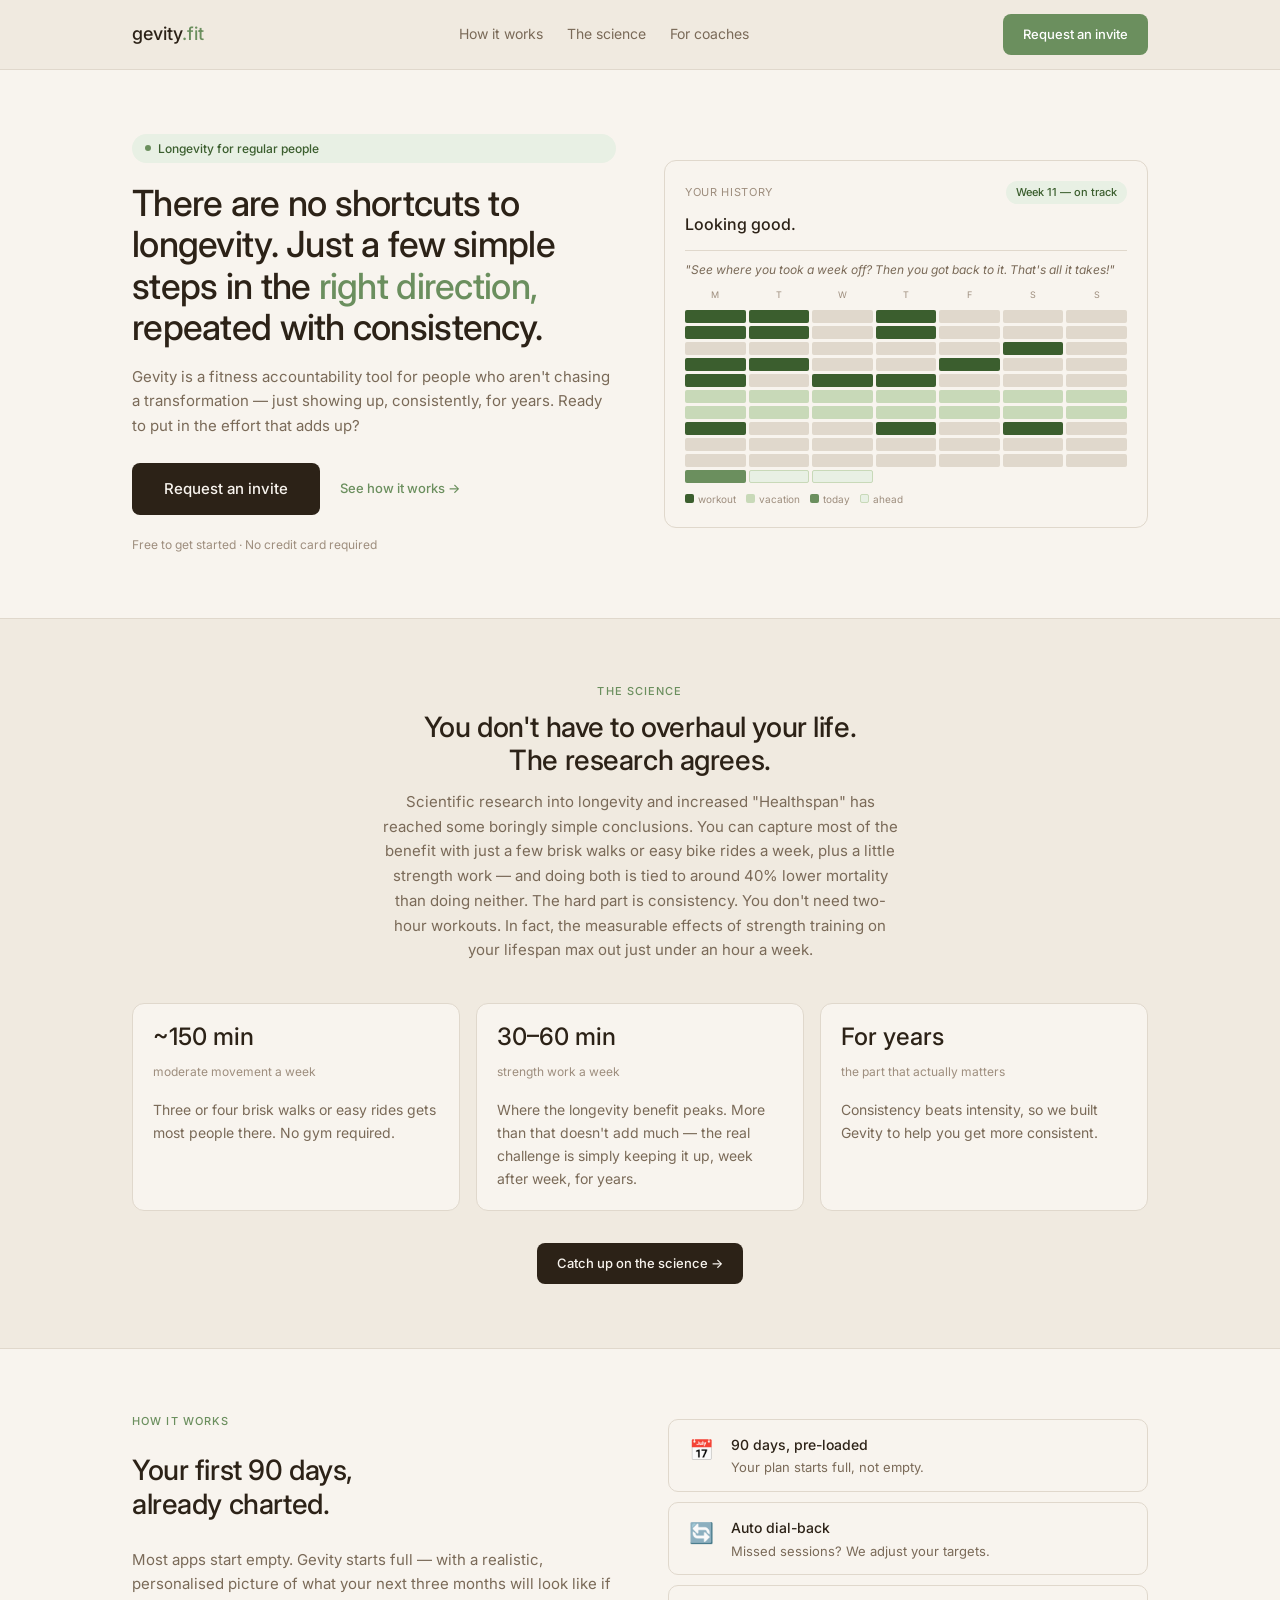
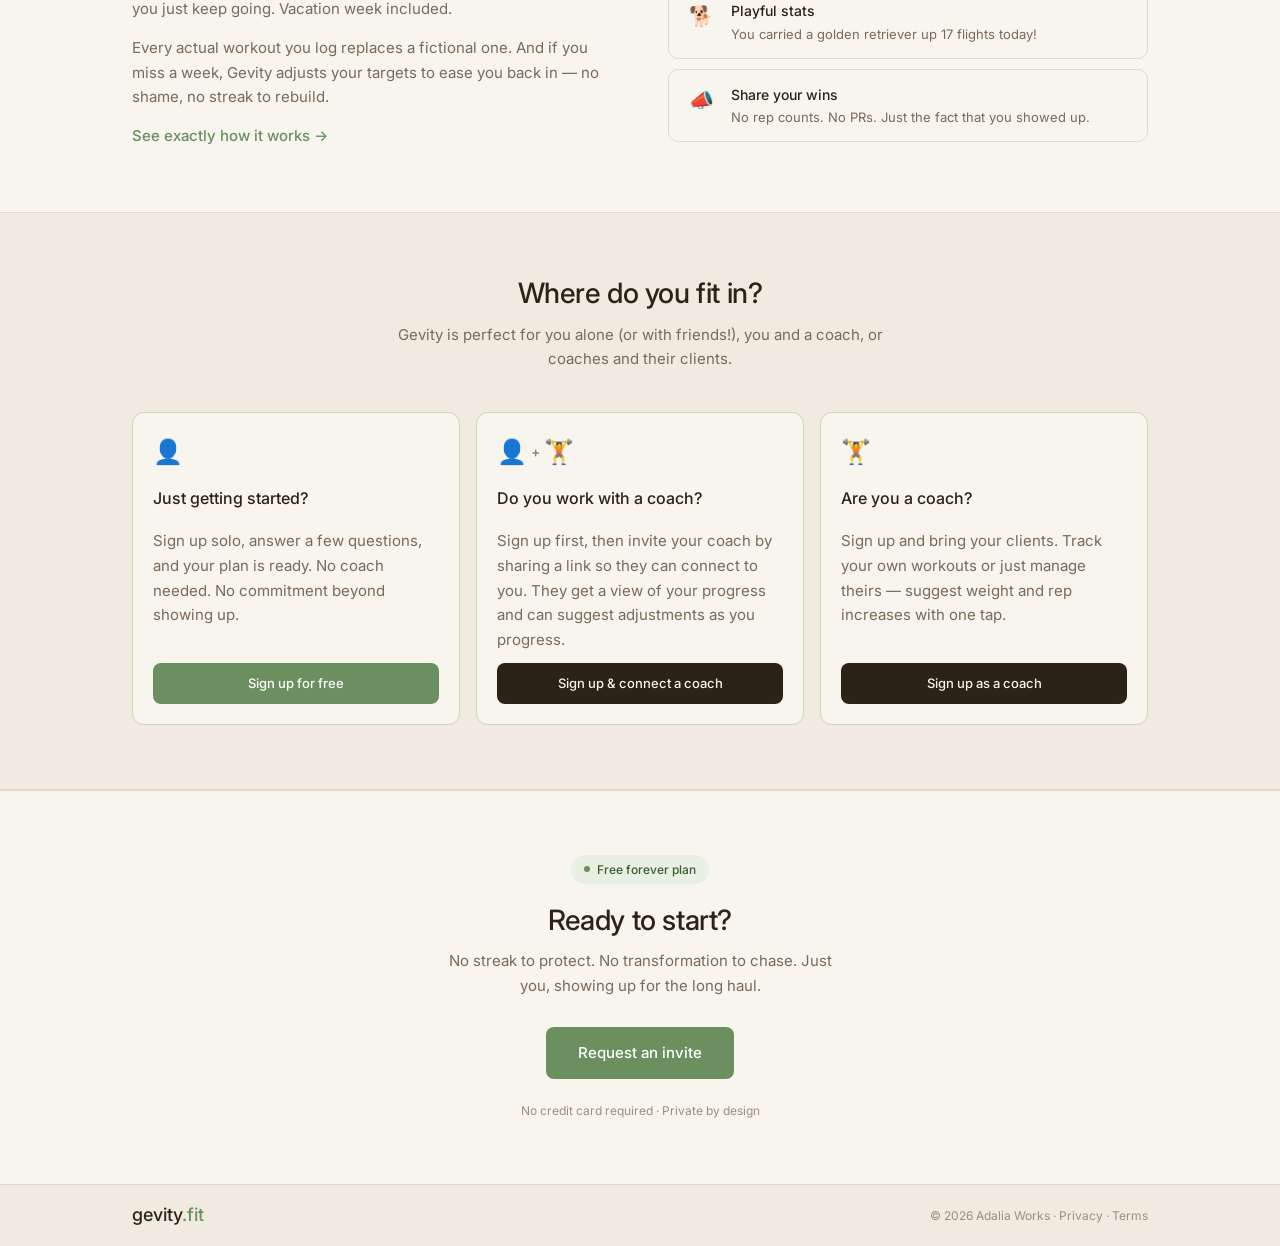
<file: index.html>
<!doctype html>
<html lang="en">
    <head>
        <meta charset="UTF-8" />
        <meta name="viewport" content="width=device-width, initial-scale=1.0" />
        <title>
            Gevity — Fitness Tracker — Helping regular people pursue longevity
        </title>
        <meta
            name="description"
            content="A fitness tracker for people playing the long game. No shortcuts. No streaks to protect. Just showing up week after week."
        />
        <link rel="stylesheet" href="style.css" />
        <link rel="preconnect" href="https://fonts.googleapis.com" />
        <link rel="preconnect" href="https://fonts.gstatic.com" crossorigin />
        <link
            href="https://fonts.googleapis.com/css2?family=Inter:wght@400;500&display=swap"
            rel="stylesheet"
        />
    </head>
    <body>
        <!-- Nav -->
        <nav class="nav">
            <div class="nav-inner">
                <div class="logo">
                    gevity<span class="logo-accent">.fit</span>
                </div>
                <div class="nav-links">
                    <a href="#how-it-works">How it works</a>
                    <a href="/science.html">The science</a>
                    <a href="#coaches">For coaches</a>
                </div>
                <a href="/invite.html" class="btn btn-green"
                    >Request an invite</a
                >
            </div>
        </nav>

        <!-- Hero -->
        <section class="hero">
            <div class="hero-inner">
                <div class="hero-copy">
                    <div class="tag">
                        <span class="tag-dot"></span>
                        Longevity for regular people
                    </div>
                    <h1>
                        There are no shortcuts to<br />longevity. Just a few
                        simple steps in the
                        <span class="green">right direction,</span> repeated
                        with consistency.
                    </h1>
                    <p class="body-text">
                        Gevity is a fitness accountability tool for people who
                        aren't chasing a transformation — just showing up,
                        consistently, for years. Ready to put in the effort that
                        adds up?
                    </p>
                    <div class="hero-cta">
                        <a href="/invite.html" class="btn btn-dark btn-lg"
                            >Request an invite</a
                        >
                        <a href="#how-it-works" class="link-green"
                            >See how it works →</a
                        >
                    </div>
                    <p class="fine-print">
                        Free to get started · No credit card required
                    </p>
                </div>
                <div class="hero-card card">
                    <div class="card-header">
                        <span class="muted-label">Your history</span>
                        <span class="badge">Week 11 — on track</span>
                    </div>
                    <div class="card-title">Looking good.</div>
                    <p class="card-quote">
                        "See where you took a week off? Then you got back to it.
                        That's all it takes!"
                    </p>
                    <div class="cal-labels">
                        <span>M</span><span>T</span><span>W</span><span>T</span
                        ><span>F</span><span>S</span><span>S</span>
                    </div>
                    <div class="calendar" id="calendar"></div>
                    <div class="cal-legend">
                        <span
                            ><span class="dot dot-workout"></span>workout</span
                        >
                        <span
                            ><span class="dot dot-vacation"></span
                            >vacation</span
                        >
                        <span><span class="dot dot-today"></span>today</span>
                        <span><span class="dot dot-ahead"></span>ahead</span>
                    </div>
                </div>
            </div>
        </section>

        <!-- The science teaser -->
        <section class="section section-alt">
            <div class="container">
                <div class="section-header">
                    <div class="feature-label">The science</div>
                    <h2>
                        You don't have to overhaul your life.<br />The research
                        agrees.
                    </h2>
                    <p class="body-text">
                        Scientific research into longevity and increased
                        "Healthspan" has reached some boringly simple
                        conclusions. You can capture most of the benefit with just
                        a few brisk walks or easy bike rides a week, plus a little
                        strength work — and doing both is tied to around 40% lower
                        mortality than doing neither. The hard part is consistency.
                        You don't need two-hour workouts. In fact, the measurable
                        effects of strength training on your lifespan max out just
                        under an hour a week.
                    </p>
                </div>
                <div class="grid-3">
                    <div class="card">
                        <div class="stat-number" style="font-size: 24px">
                            ~150 min
                        </div>
                        <div class="stat-label" style="margin-bottom: 6px">
                            moderate movement a week
                        </div>
                        <p class="body-text" style="font-size: 14px">
                            Three or four brisk walks or easy rides gets most
                            people there. No gym required.
                        </p>
                    </div>
                    <div class="card">
                        <div class="stat-number" style="font-size: 24px">
                            30–60 min
                        </div>
                        <div class="stat-label" style="margin-bottom: 6px">
                            strength work a week
                        </div>
                        <p class="body-text" style="font-size: 14px">
                            Where the longevity benefit peaks. More than that
                            doesn't add much — the real challenge is simply
                            keeping it up, week after week, for years.
                        </p>
                    </div>
                    <div class="card">
                        <div class="stat-number" style="font-size: 24px">
                            For years
                        </div>
                        <div class="stat-label" style="margin-bottom: 6px">
                            the part that actually matters
                        </div>
                        <p class="body-text" style="font-size: 14px">
                            Consistency beats intensity, so we built Gevity to
                            help you get more consistent.
                        </p>
                    </div>
                </div>
                <div style="text-align: center; margin-top: 32px">
                    <a href="/science.html" class="btn btn-dark"
                        >Catch up on the science →</a
                    >
                </div>
            </div>
        </section>

        <!-- How it works teaser -->
        <section class="section" id="how-it-works">
            <div class="container">
                <div class="hiw-teaser">
                    <div class="hiw-teaser-copy">
                        <div class="feature-label">How it works</div>
                        <h2>Your first 90 days,<br />already charted.</h2>
                        <p class="body-text">
                            Most apps start empty. Gevity starts full — with a
                            realistic, personalised picture of what your next
                            three months will look like if you just keep going.
                            Vacation week included.
                        </p>
                        <p class="body-text">
                            Every actual workout you log replaces a fictional
                            one. And if you miss a week, Gevity adjusts your
                            targets to ease you back in — no shame, no streak to
                            rebuild.
                        </p>
                        <a
                            href="/how-it-works.html"
                            class="link-green"
                            style="font-size: 15px"
                            >See exactly how it works →</a
                        >
                    </div>
                    <div class="hiw-teaser-pills">
                        <div class="hiw-pill">
                            <div class="hiw-pill-icon">📅</div>
                            <div>
                                <div class="hiw-pill-title">
                                    90 days, pre-loaded
                                </div>
                                <div class="hiw-pill-body">
                                    Your plan starts full, not empty.
                                </div>
                            </div>
                        </div>
                        <div class="hiw-pill">
                            <div class="hiw-pill-icon">🔄</div>
                            <div>
                                <div class="hiw-pill-title">Auto dial-back</div>
                                <div class="hiw-pill-body">
                                    Missed sessions? We adjust your targets.
                                </div>
                            </div>
                        </div>
                        <div class="hiw-pill">
                            <div class="hiw-pill-icon">🐕</div>
                            <div>
                                <div class="hiw-pill-title">Playful stats</div>
                                <div class="hiw-pill-body">
                                    You carried a golden retriever up 17 flights
                                    today!
                                </div>
                            </div>
                        </div>
                        <div class="hiw-pill">
                            <div class="hiw-pill-icon">📣</div>
                            <div>
                                <div class="hiw-pill-title">
                                    Share your wins
                                </div>
                                <div class="hiw-pill-body">
                                    No rep counts. No PRs. Just the fact that
                                    you showed up.
                                </div>
                            </div>
                        </div>
                    </div>
                </div>
            </div>
        </section>

        <!-- Who this is for -->
        <section class="section section-alt" id="coaches">
            <div class="container">
                <div class="section-header">
                    <h2>Where do you fit in?</h2>
                    <p class="body-text">
                        Gevity is perfect for you alone (or with friends!), you
                        and a coach, or coaches and their clients.
                    </p>
                </div>
                <div class="grid-3">
                    <div class="card card-green">
                        <div class="who-icon">👤</div>
                        <h3>Just getting started?</h3>
                        <p class="body-text">
                            Sign up solo, answer a few questions, and your plan
                            is ready. No coach needed. No commitment beyond
                            showing up.
                        </p>
                        <a href="/invite.html" class="btn btn-green btn-block"
                            >Sign up for free</a
                        >
                    </div>
                    <div class="card card-green">
                        <div class="who-icon who-icon-combo">
                            👤<span class="who-plus">+</span>🏋️
                        </div>
                        <h3>Do you work with a coach?</h3>
                        <p class="body-text">
                            Sign up first, then invite your coach by sharing a
                            link so they can connect to you. They get a view of
                            your progress and can suggest adjustments as you
                            progress.
                        </p>
                        <a href="/invite.html" class="btn btn-dark btn-block"
                            >Sign up &amp; connect a coach</a
                        >
                    </div>
                    <div class="card card-green">
                        <div class="who-icon">🏋️</div>
                        <h3>Are you a coach?</h3>
                        <p class="body-text">
                            Sign up and bring your clients. Track your own
                            workouts or just manage theirs — suggest weight and
                            rep increases with one tap.
                        </p>
                        <a href="/invite.html" class="btn btn-dark btn-block"
                            >Sign up as a coach</a
                        >
                    </div>
                </div>
            </div>
        </section>

        <!-- Testimonial -->
        <!--
          SUGGESTED EDIT: This testimonial reads as fabricated ("Sarah M., 47").
          Under FTC endorsement rules, a testimonial must reflect a real,
          identifiable person's genuine experience. Before public launch, either
          replace it with a real, permissioned quote from an early tester or
          remove the section. Hidden for now so nothing unverifiable ships.
        -->
        <!--
        <section class="section section-green">
            <div class="container">
                <blockquote>
                    <p>
                        "I don't actually like going to the gym, but Gevity
                        makes it feel like something I'm already doing — not
                        something I'm always about to start."
                    </p>
                    <cite>— Sarah M., 47</cite>
                </blockquote>
            </div>
        </section>
        -->

        <!-- Footer CTA -->
        <section class="section footer-cta">
            <div class="container text-center">
                <div class="tag tag-center">
                    <span class="tag-dot"></span>
                    Free forever plan
                </div>
                <h2>Ready to start?</h2>
                <p class="body-text">
                    No streak to protect. No transformation to chase. Just you,
                    showing up for the long haul.
                </p>
                <a href="/invite.html" class="btn btn-green btn-lg"
                    >Request an invite</a
                >
                <p class="fine-print">
                    No credit card required · Private by design
                </p>
            </div>
        </section>

        <!-- Footer -->
        <footer class="footer">
            <div class="footer-inner">
                <div class="logo">
                    gevity<span class="logo-accent">.fit</span>
                </div>
                <div class="footer-center">
                    © 2026 <a href="https://adaliaworks.com">Adalia Works</a> ·
                    <a href="/privacy.html">Privacy</a> ·
                    <a href="/terms.html">Terms</a>
                </div>
            </div>
        </footer>

        <script>
            const days = [
                1,
                1,
                0,
                1,
                0,
                0,
                0,
                1,
                1,
                0,
                1,
                0,
                0,
                0,
                0,
                0,
                0,
                0,
                0,
                1,
                0,
                1,
                1,
                0,
                0,
                1,
                0,
                0,
                1,
                0,
                1,
                1,
                0,
                0,
                0, // vacation week follows
                1,
                1,
                0,
                1,
                0,
                0,
                0,
                1,
                1,
                0,
                1,
                0,
                0,
                0,
                1,
                0,
                0,
                1,
                0,
                1,
                0,
                0,
                0,
                0,
                0,
                0,
                0,
                0, // vacation
                0,
                0,
                0,
                0,
                0,
                0,
                0, // vacation
                1,
                1,
                0,
            ];
            const vacationStart = 35,
                vacationEnd = 48,
                todayIndex = 70;
            const cal = document.getElementById("calendar");
            days.forEach((d, i) => {
                const cell = document.createElement("div");
                cell.className = "cal-cell";
                const isVacation = i >= vacationStart && i <= vacationEnd;
                const isFuture = i > todayIndex;
                const isToday = i === todayIndex;
                if (isToday) cell.classList.add("cal-today");
                else if (isFuture) cell.classList.add("cal-future");
                else if (isVacation) cell.classList.add("cal-vacation");
                else if (d) cell.classList.add("cal-workout");
                else cell.classList.add("cal-rest");
                cal.appendChild(cell);
            });
        </script>
    </body>
</html>
</file>
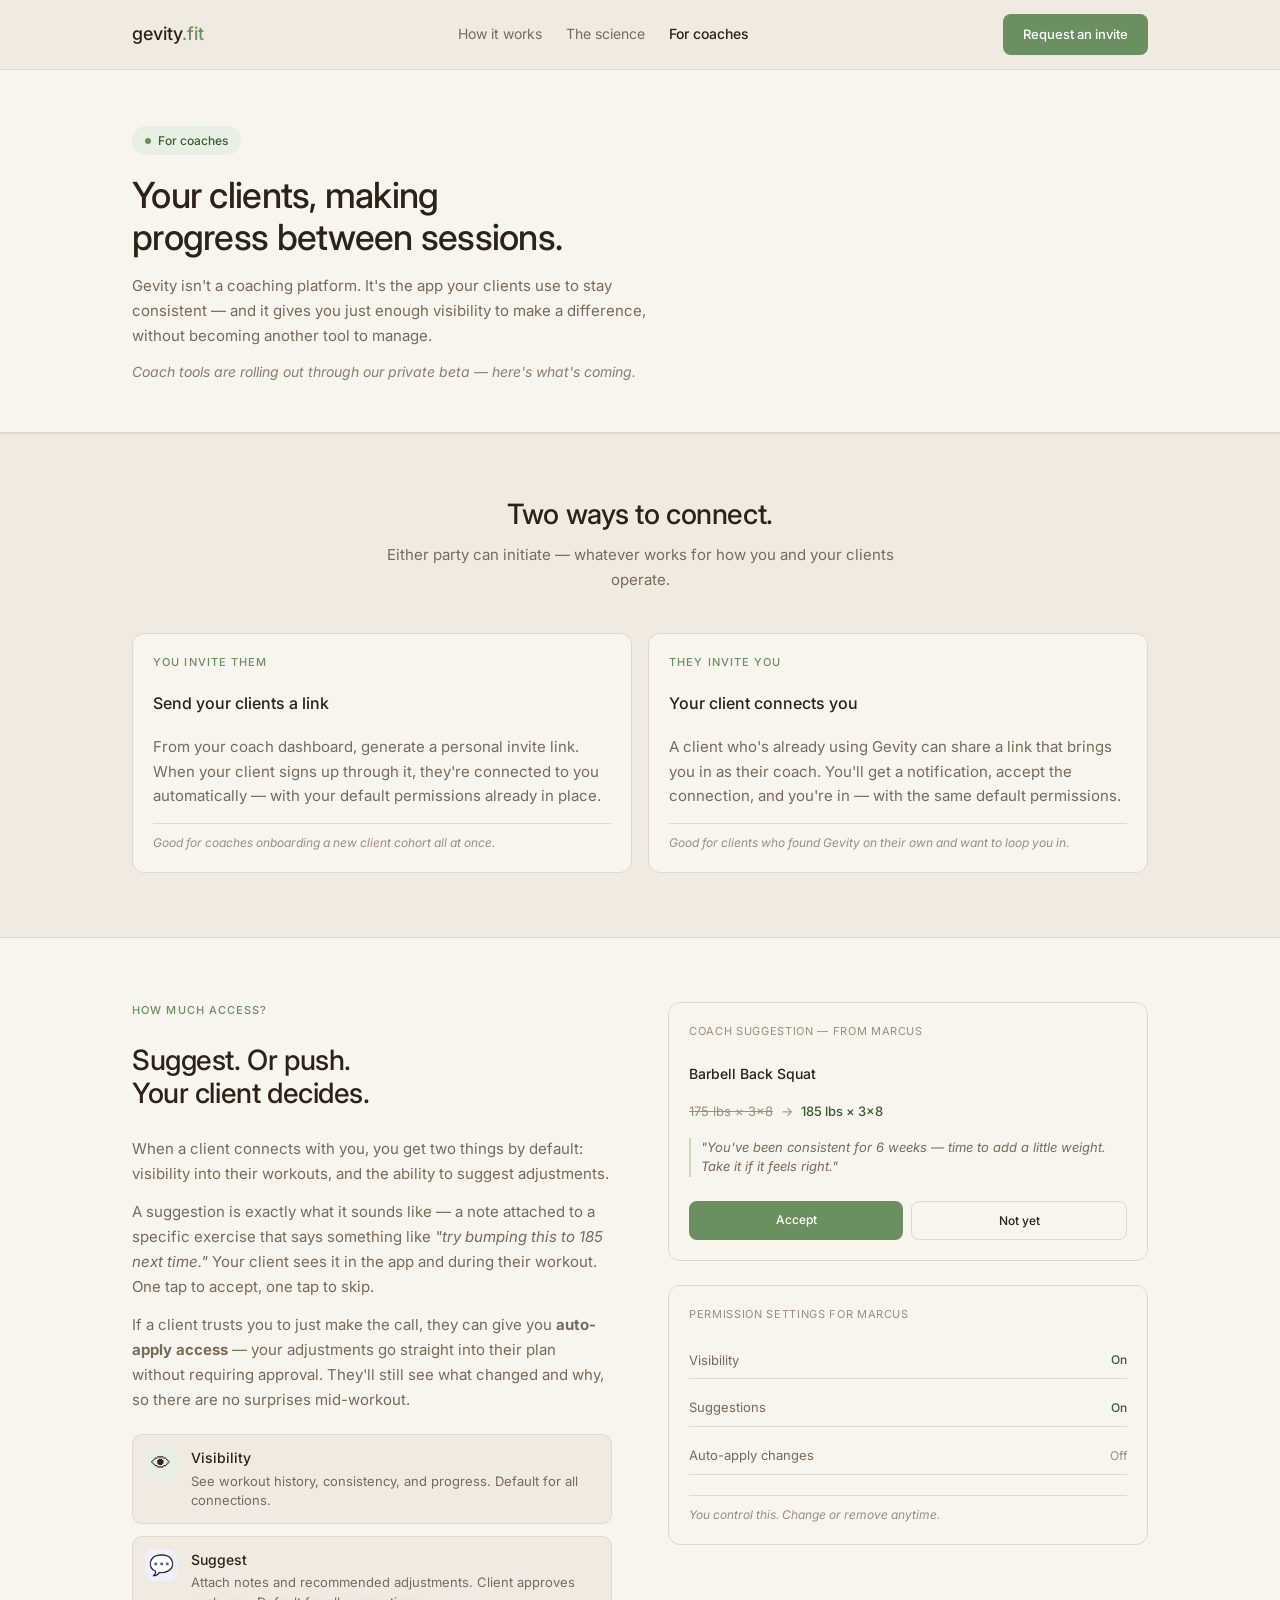
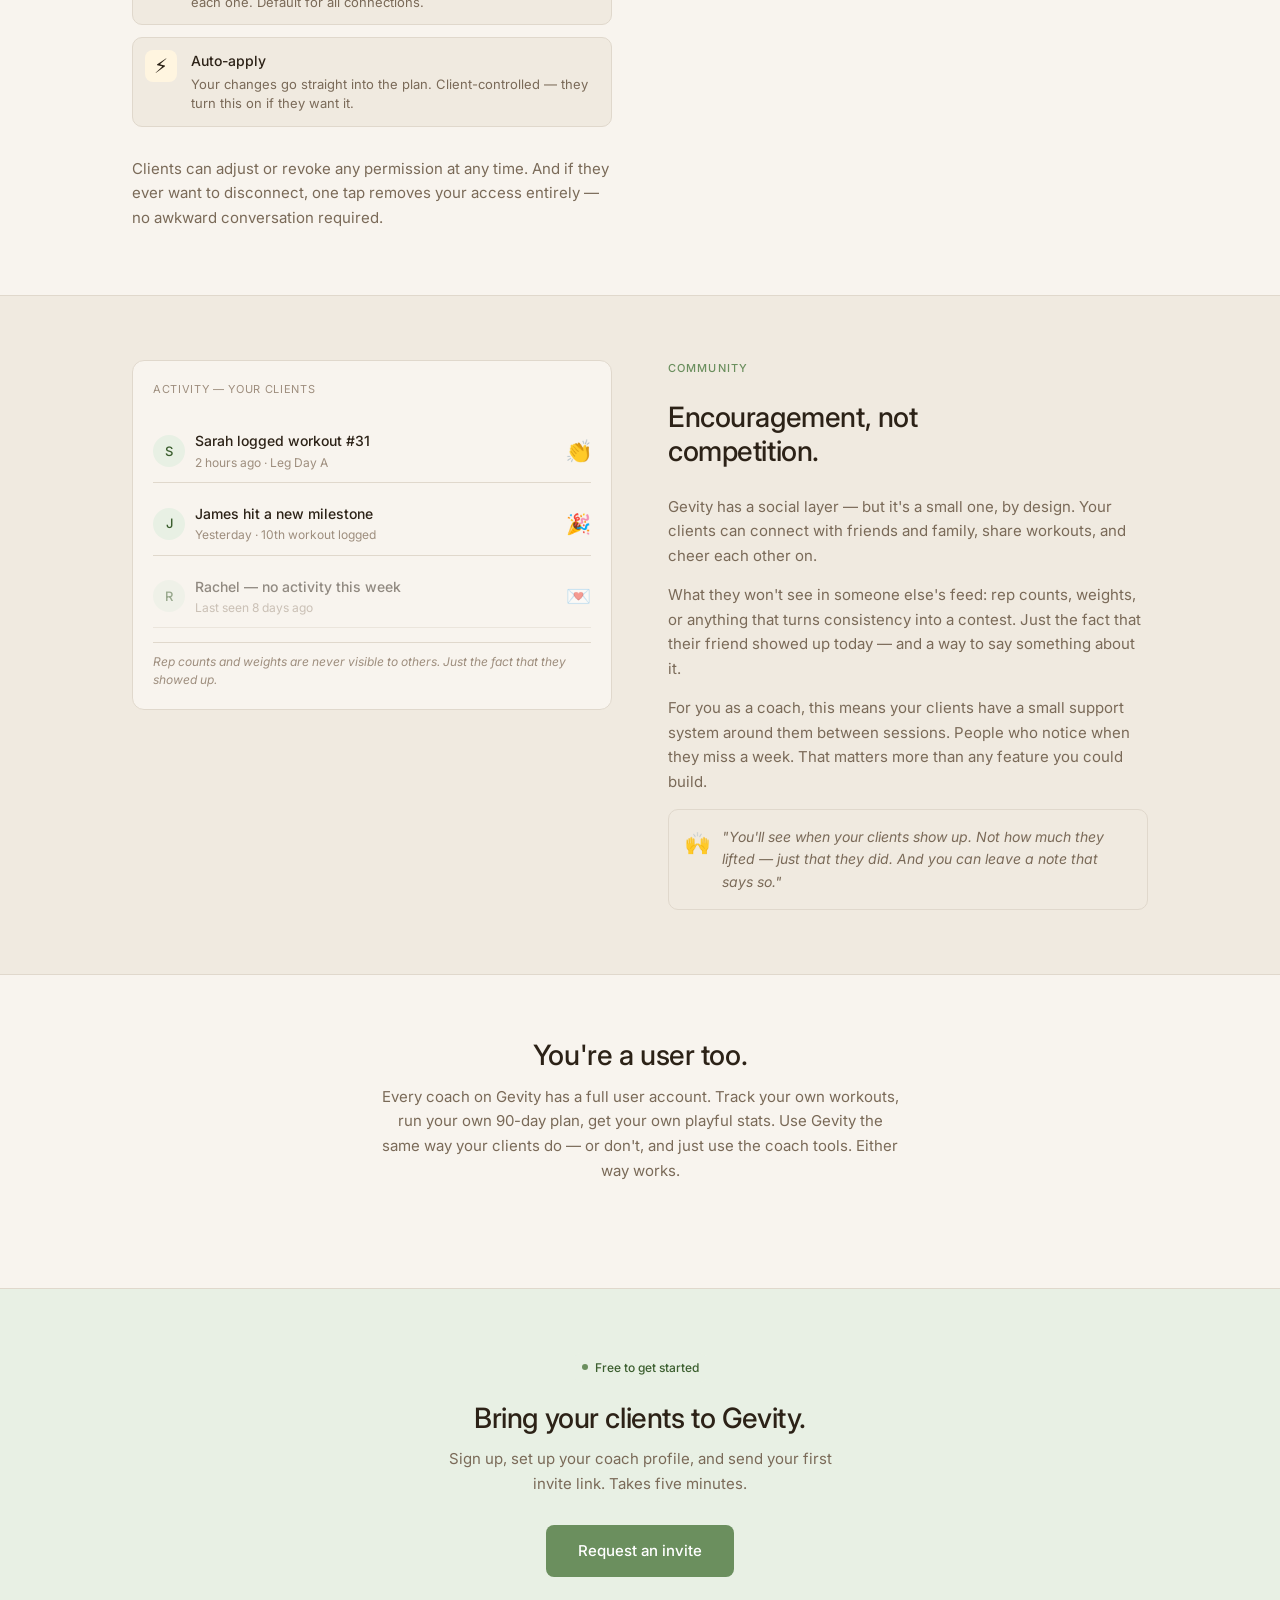
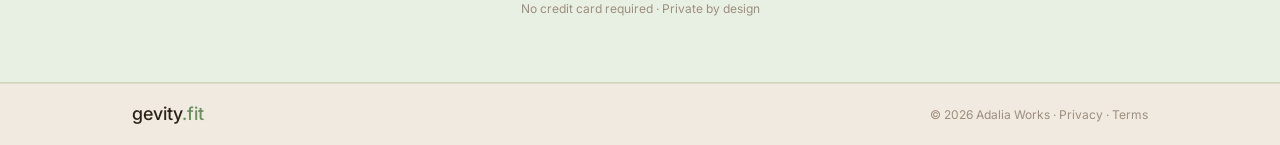
<file: for-coaches.html>
<!DOCTYPE html>
<html lang="en">
<head>
  <meta charset="UTF-8">
  <meta name="viewport" content="width=device-width, initial-scale=1.0">
  <title>For Coaches — Gevity</title>
  <meta name="description" content="Gevity gives coaches visibility into client progress and the ability to suggest or push adjustments — without the overhead of a separate coaching platform.">
  <link rel="stylesheet" href="style.css">
  <link rel="preconnect" href="https://fonts.googleapis.com">
  <link rel="preconnect" href="https://fonts.gstatic.com" crossorigin>
  <link href="https://fonts.googleapis.com/css2?family=Inter:wght@400;500&display=swap" rel="stylesheet">
</head>
<body>

  <nav class="nav">
    <div class="nav-inner">
      <a href="/" class="logo">gevity<span class="logo-accent">.fit</span></a>
      <div class="nav-links">
        <a href="/how-it-works.html">How it works</a>
        <a href="/science.html">The science</a>
        <a href="/for-coaches.html" class="nav-active">For coaches</a>
      </div>
      <a href="/invite.html" class="btn btn-green">Request an invite</a>
    </div>
  </nav>

  <!-- Hero -->
  <section class="page-hero">
    <div class="container">
      <div class="tag"><span class="tag-dot"></span>For coaches</div>
      <h1>Your clients, making<br>progress between sessions.</h1>
      <p class="body-text hero-sub">Gevity isn't a coaching platform. It's the app your clients use to stay consistent — and it gives you just enough visibility to make a difference, without becoming another tool to manage.</p>
      <p class="body-text hero-sub" style="margin-top:12px;font-size:14px;opacity:0.85;"><em>Coach tools are rolling out through our private beta — here's what's coming.</em></p>
    </div>
  </section>

  <!-- How the connection works -->
  <section class="section section-alt">
    <div class="container">
      <div class="section-header">
        <h2>Two ways to connect.</h2>
        <p class="body-text">Either party can initiate — whatever works for how you and your clients operate.</p>
      </div>
      <div class="grid-2">
        <div class="card">
          <div class="feature-label">You invite them</div>
          <h3>Send your clients a link</h3>
          <p class="body-text">From your coach dashboard, generate a personal invite link. When your client signs up through it, they're connected to you automatically — with your default permissions already in place.</p>
          <div class="card-note">Good for coaches onboarding a new client cohort all at once.</div>
        </div>
        <div class="card">
          <div class="feature-label">They invite you</div>
          <h3>Your client connects you</h3>
          <p class="body-text">A client who's already using Gevity can share a link that brings you in as their coach. You'll get a notification, accept the connection, and you're in — with the same default permissions.</p>
          <div class="card-note">Good for clients who found Gevity on their own and want to loop you in.</div>
        </div>
      </div>
    </div>
  </section>

  <!-- Permissions -->
  <section class="section">
    <div class="container">
      <div class="feature-block">
        <div class="feature-copy">
          <div class="feature-label">How much access?</div>
          <h2>Suggest. Or push.<br>Your client decides.</h2>
          <p class="body-text">When a client connects with you, you get two things by default: visibility into their workouts, and the ability to suggest adjustments.</p>
          <p class="body-text">A suggestion is exactly what it sounds like — a note attached to a specific exercise that says something like <em>"try bumping this to 185 next time."</em> Your client sees it in the app and during their workout. One tap to accept, one tap to skip.</p>
          <p class="body-text">If a client trusts you to just make the call, they can give you <strong>auto-apply access</strong> — your adjustments go straight into their plan without requiring approval. They'll still see what changed and why, so there are no surprises mid-workout.</p>
          <div class="permission-levels">
            <div class="permission-level">
              <div class="permission-icon permission-view">👁</div>
              <div>
                <div class="permission-name">Visibility</div>
                <div class="permission-desc">See workout history, consistency, and progress. Default for all connections.</div>
              </div>
            </div>
            <div class="permission-level">
              <div class="permission-icon permission-suggest">💬</div>
              <div>
                <div class="permission-name">Suggest</div>
                <div class="permission-desc">Attach notes and recommended adjustments. Client approves each one. Default for all connections.</div>
              </div>
            </div>
            <div class="permission-level">
              <div class="permission-icon permission-push">⚡</div>
              <div>
                <div class="permission-name">Auto-apply</div>
                <div class="permission-desc">Your changes go straight into the plan. Client-controlled — they turn this on if they want it.</div>
              </div>
            </div>
          </div>
          <p class="body-text" style="margin-top:16px;">Clients can adjust or revoke any permission at any time. And if they ever want to disconnect, one tap removes your access entirely — no awkward conversation required.</p>
        </div>
        <div class="feature-visual">
          <div class="card">
            <div class="muted-label" style="margin-bottom:12px;">Coach suggestion — from Marcus</div>
            <div class="suggestion-exercise">Barbell Back Squat</div>
            <div class="suggestion-change">
              <span class="adjust-was">175 lbs × 3×8</span>
              <span class="adjust-arrow">→</span>
              <span class="adjust-now">185 lbs × 3×8</span>
            </div>
            <div class="suggestion-note">"You've been consistent for 6 weeks — time to add a little weight. Take it if it feels right."</div>
            <div style="display:flex;gap:8px;margin-top:14px;">
              <div class="btn btn-green" style="flex:1;text-align:center;font-size:12px;padding:9px 12px;">Accept</div>
              <div class="btn" style="flex:1;text-align:center;font-size:12px;padding:9px 12px;border:0.5px solid var(--border);">Not yet</div>
            </div>
          </div>
          <div class="card" style="margin-top:12px;">
            <div class="muted-label" style="margin-bottom:8px;">Permission settings for Marcus</div>
            <div class="perm-row"><span>Visibility</span><span class="perm-on">On</span></div>
            <div class="perm-row"><span>Suggestions</span><span class="perm-on">On</span></div>
            <div class="perm-row"><span>Auto-apply changes</span><span class="perm-off">Off</span></div>
            <div class="card-note" style="margin-top:10px;">You control this. Change or remove anytime.</div>
          </div>
        </div>
      </div>
    </div>
  </section>

  <!-- Social/community -->
  <section class="section section-alt">
    <div class="container">
      <div class="feature-block feature-block-reverse">
        <div class="feature-copy">
          <div class="feature-label">Community</div>
          <h2>Encouragement, not<br>competition.</h2>
          <p class="body-text">Gevity has a social layer — but it's a small one, by design. Your clients can connect with friends and family, share workouts, and cheer each other on.</p>
          <p class="body-text">What they won't see in someone else's feed: rep counts, weights, or anything that turns consistency into a contest. Just the fact that their friend showed up today — and a way to say something about it.</p>
          <p class="body-text">For you as a coach, this means your clients have a small support system around them between sessions. People who notice when they miss a week. That matters more than any feature you could build.</p>
          <div class="callout">
            <div class="callout-icon">🙌</div>
            <div><em>"You'll see when your clients show up. Not how much they lifted — just that they did. And you can leave a note that says so."</em></div>
          </div>
        </div>
        <div class="feature-visual">
          <div class="card">
            <div class="muted-label" style="margin-bottom:12px;">Activity — your clients</div>
            <div class="activity-row">
              <div class="activity-avatar">S</div>
              <div>
                <div style="font-size:14px;color:var(--text-dark);font-weight:500;">Sarah logged workout #31</div>
                <div style="font-size:12px;color:var(--text-light);">2 hours ago · Leg Day A</div>
              </div>
              <div class="activity-cheer">👏</div>
            </div>
            <div class="activity-row">
              <div class="activity-avatar">J</div>
              <div>
                <div style="font-size:14px;color:var(--text-dark);font-weight:500;">James hit a new milestone</div>
                <div style="font-size:12px;color:var(--text-light);">Yesterday · 10th workout logged</div>
              </div>
              <div class="activity-cheer">🎉</div>
            </div>
            <div class="activity-row" style="opacity:0.5;">
              <div class="activity-avatar">R</div>
              <div>
                <div style="font-size:14px;color:var(--text-dark);font-weight:500;">Rachel — no activity this week</div>
                <div style="font-size:12px;color:var(--text-light);">Last seen 8 days ago</div>
              </div>
              <div class="activity-cheer">💌</div>
            </div>
            <div class="card-note">Rep counts and weights are never visible to others. Just the fact that they showed up.</div>
          </div>
        </div>
      </div>
    </div>
  </section>

  <!-- Coach is also a user -->
  <section class="section">
    <div class="container">
      <div class="section-header">
        <h2>You're a user too.</h2>
        <p class="body-text">Every coach on Gevity has a full user account. Track your own workouts, run your own 90-day plan, get your own playful stats. Use Gevity the same way your clients do — or don't, and just use the coach tools. Either way works.</p>
      </div>
    </div>
  </section>

  <!-- CTA -->
  <section class="section footer-cta section-green">
    <div class="container text-center">
      <div class="tag tag-center"><span class="tag-dot"></span>Free to get started</div>
      <h2>Bring your clients to Gevity.</h2>
      <p class="body-text" style="max-width:420px;margin:0 auto 28px;">Sign up, set up your coach profile, and send your first invite link. Takes five minutes.</p>
      <a href="/invite.html" class="btn btn-green btn-lg">Request an invite</a>
      <p class="fine-print">No credit card required · Private by design</p>
    </div>
  </section>

  <footer class="footer">
    <div class="footer-inner">
      <a href="/" class="logo">gevity<span class="logo-accent">.fit</span></a>
      <div class="footer-center">© 2026 <a href="https://adaliaworks.com">Adalia Works</a> · <a href="/privacy.html">Privacy</a> · <a href="/terms.html">Terms</a></div>
    </div>
  </footer>

</body>
</html>
</file>
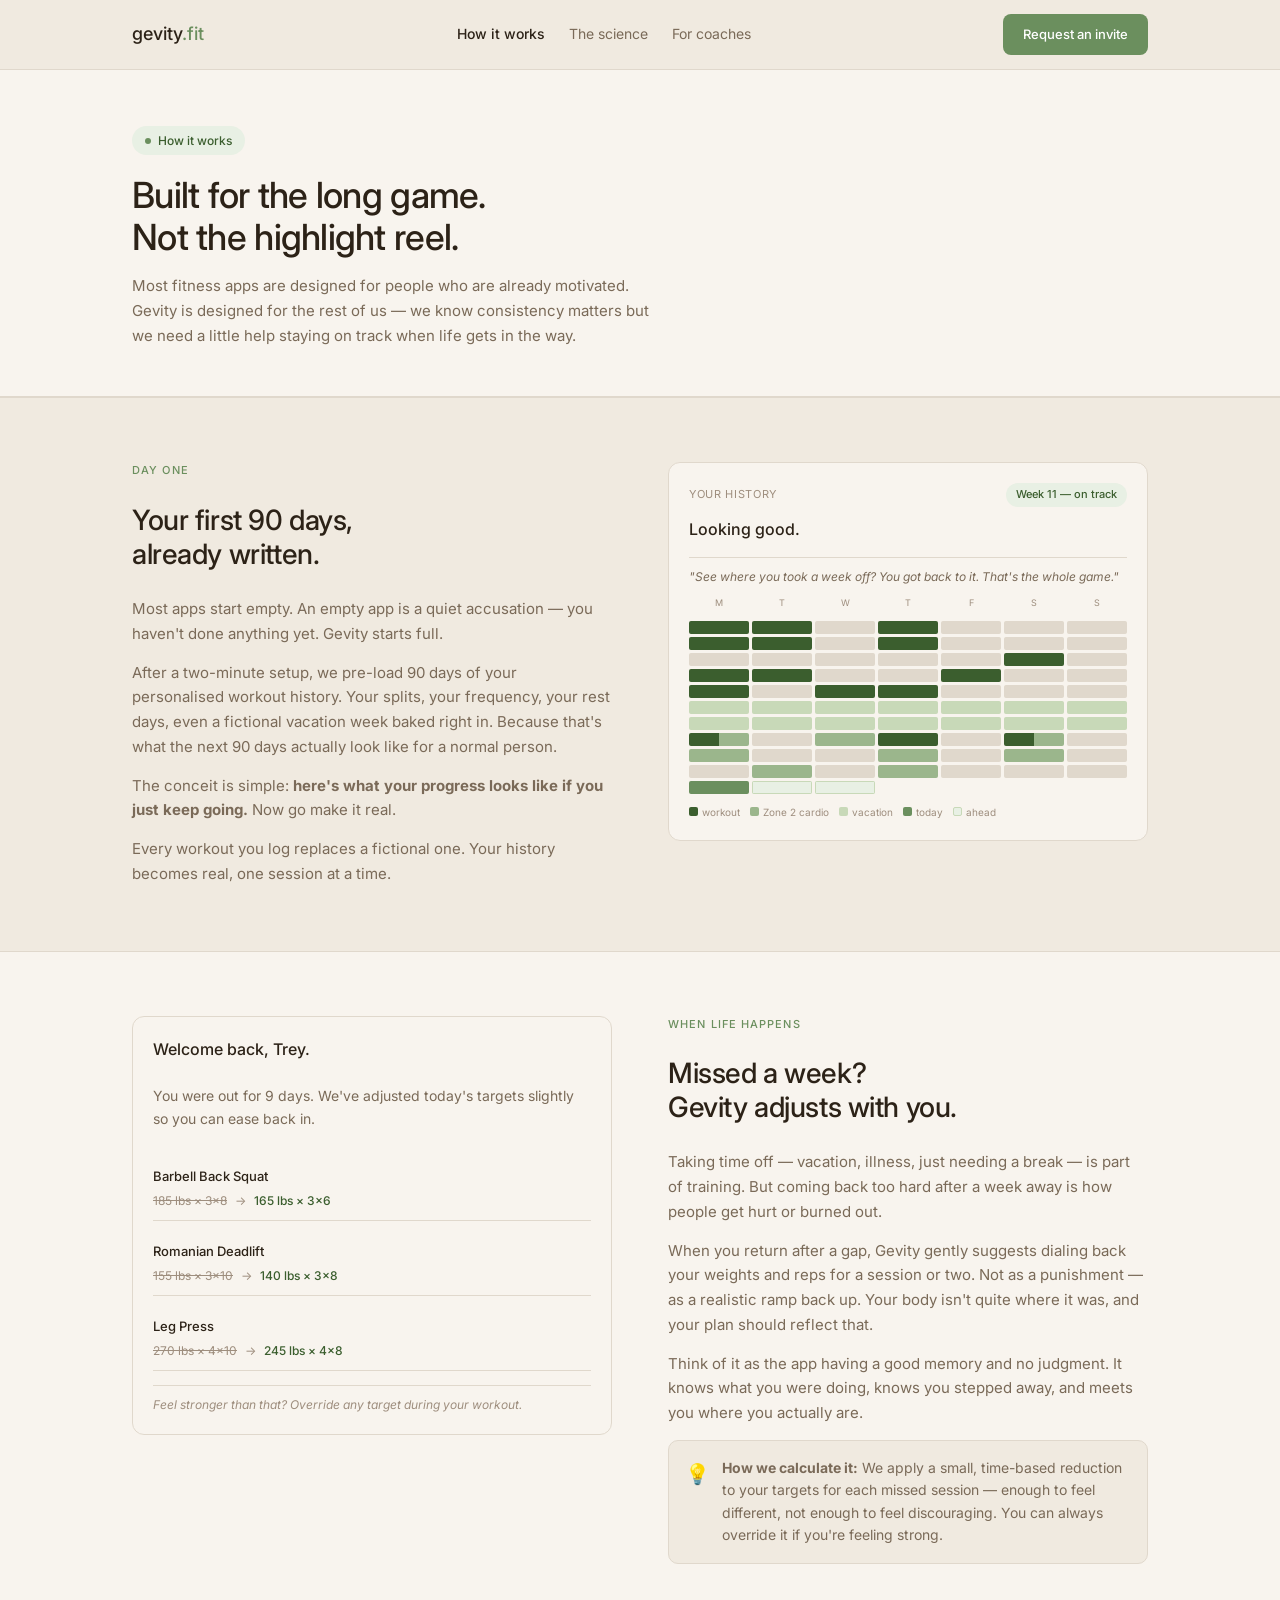
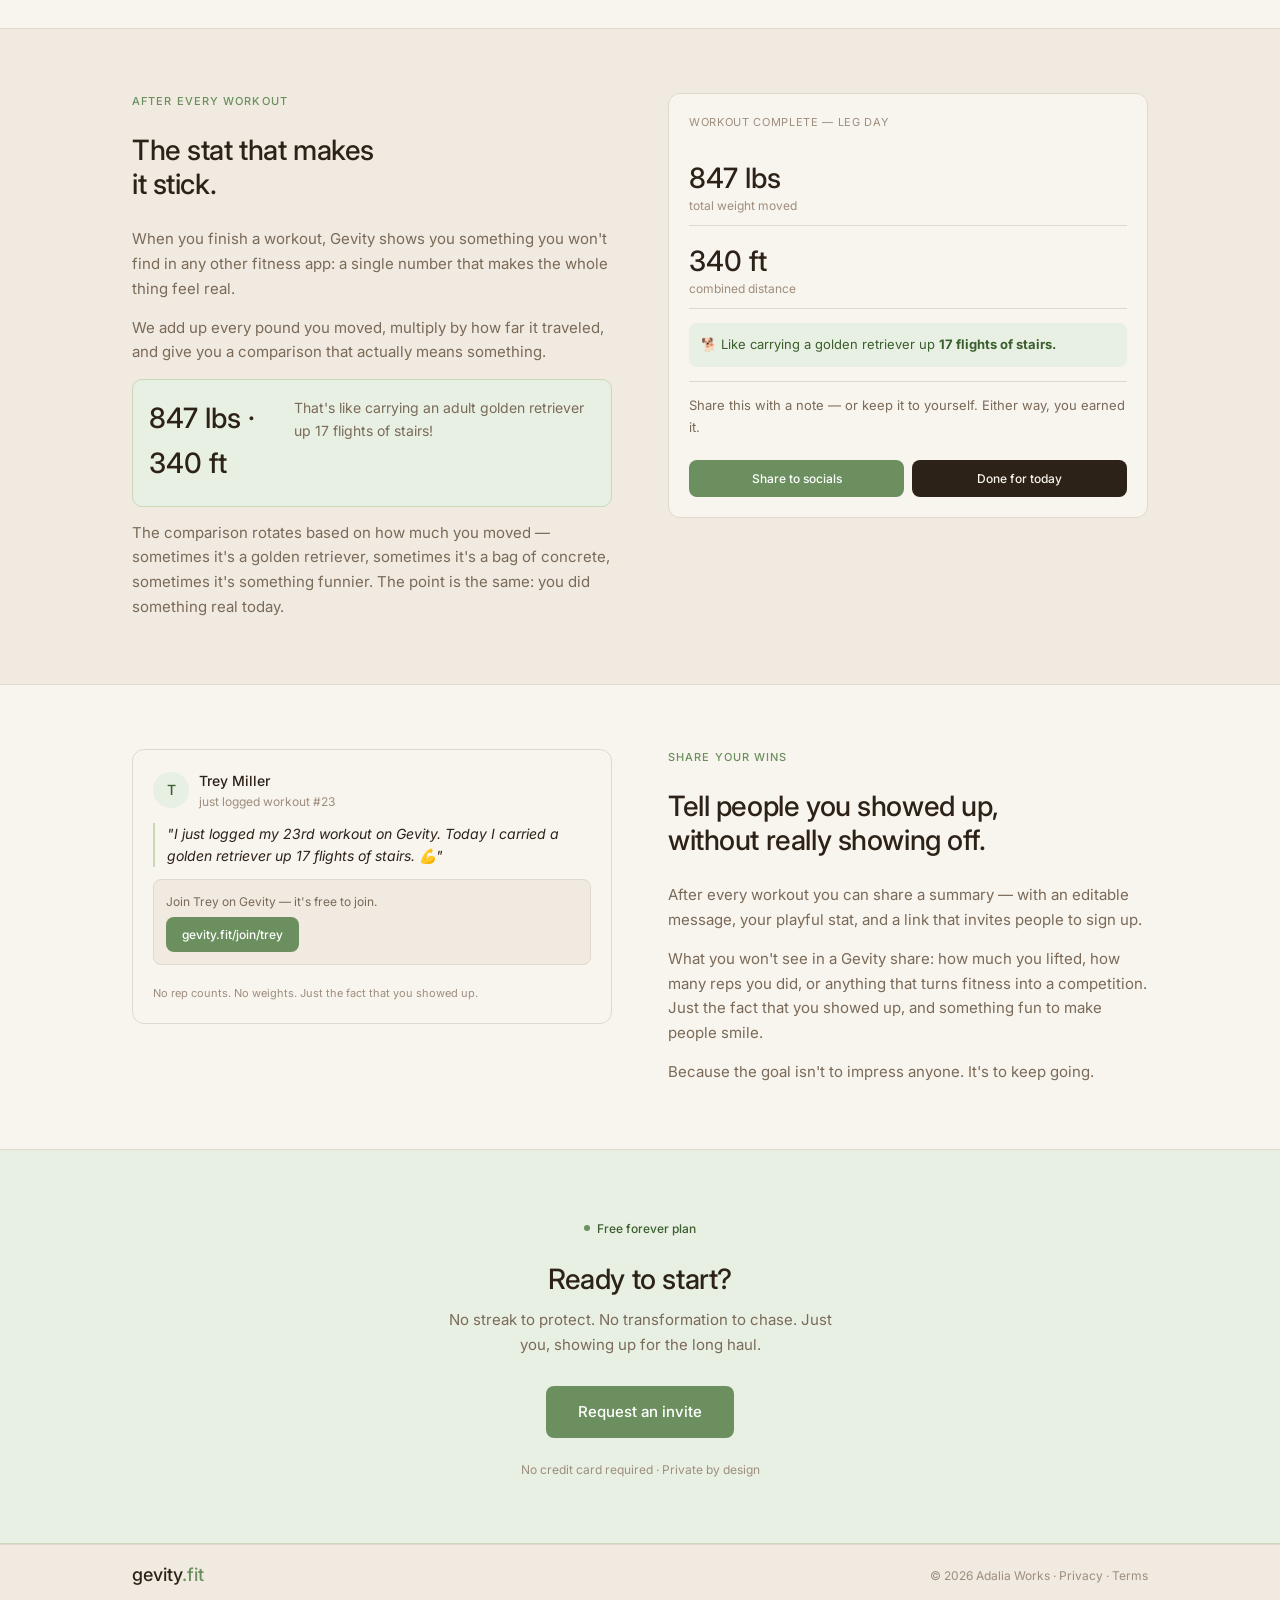
<file: how-it-works.html>
<!doctype html>
<html lang="en">
    <head>
        <meta charset="UTF-8" />
        <meta name="viewport" content="width=device-width, initial-scale=1.0" />
        <title>How it works — Gevity</title>
        <meta
            name="description"
            content="Gevity is built around the idea that consistency beats intensity. Here's how it works."
        />
        <link rel="stylesheet" href="style.css" />
        <link rel="preconnect" href="https://fonts.googleapis.com" />
        <link rel="preconnect" href="https://fonts.gstatic.com" crossorigin />
        <link
            href="https://fonts.googleapis.com/css2?family=Inter:wght@400;500&display=swap"
            rel="stylesheet"
        />
    </head>
    <body>
        <nav class="nav">
            <div class="nav-inner">
                <a href="/" class="logo"
                    >gevity<span class="logo-accent">.fit</span></a
                >
                <div class="nav-links">
                    <a href="/how-it-works.html" class="nav-active"
                        >How it works</a
                    >
                    <a href="/science.html">The science</a>
                    <a href="/for-coaches.html">For coaches</a>
                </div>
                <a href="/invite.html" class="btn btn-green"
                    >Request an invite</a
                >
            </div>
        </nav>

        <!-- Hero -->
        <section class="page-hero">
            <div class="container">
                <div class="tag"><span class="tag-dot"></span>How it works</div>
                <h1>Built for the long game.<br />Not the highlight reel.</h1>
                <p class="body-text hero-sub">
                    Most fitness apps are designed for people who are already
                    motivated. Gevity is designed for the rest of us — we know
                    consistency matters but we need a little help staying on
                    track when life gets in the way.
                </p>
            </div>
        </section>

        <!-- 90-day pre-load -->
        <section class="section section-alt">
            <div class="container">
                <div class="feature-block">
                    <div class="feature-copy">
                        <div class="feature-label">Day one</div>
                        <h2>Your first 90 days,<br />already written.</h2>
                        <p class="body-text">
                            Most apps start empty. An empty app is a quiet
                            accusation — you haven't done anything yet. Gevity
                            starts full.
                        </p>
                        <p class="body-text">
                            After a two-minute setup, we pre-load 90 days of
                            your personalised workout history. Your splits, your
                            frequency, your rest days, even a fictional vacation
                            week baked right in. Because that's what the next 90
                            days actually look like for a normal person.
                        </p>
                        <p class="body-text">
                            The conceit is simple:
                            <strong
                                >here's what your progress looks like if you
                                just keep going.</strong
                            >
                            Now go make it real.
                        </p>
                        <p class="body-text">
                            Every workout you log replaces a fictional one. Your
                            history becomes real, one session at a time.
                        </p>
                    </div>
                    <div class="feature-visual">
                        <div class="card">
                            <div class="card-header">
                                <span class="muted-label">Your history</span>
                                <span class="badge">Week 11 — on track</span>
                            </div>
                            <div class="card-title">Looking good.</div>
                            <p class="card-quote">
                                "See where you took a week off? You got back to
                                it. That's the whole game."
                            </p>
                            <div class="cal-labels">
                                <span>M</span><span>T</span><span>W</span
                                ><span>T</span><span>F</span><span>S</span
                                ><span>S</span>
                            </div>
                            <div class="calendar calendar-dual" id="calendar"></div>
                            <div class="cal-legend">
                                <span
                                    ><span class="dot dot-workout"></span
                                    >workout</span
                                >
                                <span
                                    ><span class="dot dot-cardio"></span
                                    >Zone 2 cardio</span
                                >
                                <span
                                    ><span class="dot dot-vacation"></span
                                    >vacation</span
                                >
                                <span
                                    ><span class="dot dot-today"></span
                                    >today</span
                                >
                                <span
                                    ><span class="dot dot-ahead"></span
                                    >ahead</span
                                >
                            </div>
                        </div>
                    </div>
                </div>
            </div>
        </section>

        <!-- Dial back -->
        <section class="section">
            <div class="container">
                <div class="feature-block feature-block-reverse">
                    <div class="feature-copy">
                        <div class="feature-label">When life happens</div>
                        <h2>Missed a week?<br />Gevity adjusts with you.</h2>
                        <p class="body-text">
                            Taking time off — vacation, illness, just needing a
                            break — is part of training. But coming back too
                            hard after a week away is how people get hurt or
                            burned out.
                        </p>
                        <p class="body-text">
                            When you return after a gap, Gevity gently suggests
                            dialing back your weights and reps for a session or
                            two. Not as a punishment — as a realistic ramp back
                            up. Your body isn't quite where it was, and your
                            plan should reflect that.
                        </p>
                        <p class="body-text">
                            Think of it as the app having a good memory and no
                            judgment. It knows what you were doing, knows you
                            stepped away, and meets you where you actually are.
                        </p>
                        <div class="callout">
                            <div class="callout-icon">💡</div>
                            <div>
                                <strong>How we calculate it:</strong> We apply a
                                small, time-based reduction to your targets for
                                each missed session — enough to feel different,
                                not enough to feel discouraging. You can always
                                override it if you're feeling strong.
                            </div>
                        </div>
                    </div>
                    <div class="feature-visual">
                        <div class="card">
                            <div class="card-title" style="margin-bottom: 12px">
                                Welcome back, Trey.
                            </div>
                            <div
                                class="body-text"
                                style="font-size: 14px; margin-bottom: 16px"
                            >
                                You were out for 9 days. We've adjusted today's
                                targets slightly so you can ease back in.
                            </div>
                            <div class="adjust-row">
                                <div class="adjust-exercise">
                                    Barbell Back Squat
                                </div>
                                <div class="adjust-change">
                                    <span class="adjust-was">185 lbs × 3×8</span
                                    ><span class="adjust-arrow">→</span
                                    ><span class="adjust-now"
                                        >165 lbs × 3×6</span
                                    >
                                </div>
                            </div>
                            <div class="adjust-row">
                                <div class="adjust-exercise">
                                    Romanian Deadlift
                                </div>
                                <div class="adjust-change">
                                    <span class="adjust-was"
                                        >155 lbs × 3×10</span
                                    ><span class="adjust-arrow">→</span
                                    ><span class="adjust-now"
                                        >140 lbs × 3×8</span
                                    >
                                </div>
                            </div>
                            <div class="adjust-row">
                                <div class="adjust-exercise">Leg Press</div>
                                <div class="adjust-change">
                                    <span class="adjust-was"
                                        >270 lbs × 4×10</span
                                    ><span class="adjust-arrow">→</span
                                    ><span class="adjust-now"
                                        >245 lbs × 4×8</span
                                    >
                                </div>
                            </div>
                            <div class="card-note">
                                Feel stronger than that? Override any target
                                during your workout.
                            </div>
                        </div>
                    </div>
                </div>
            </div>
        </section>

        <!-- Post-workout stats -->
        <section class="section section-alt">
            <div class="container">
                <div class="feature-block">
                    <div class="feature-copy">
                        <div class="feature-label">After every workout</div>
                        <h2>The stat that makes<br />it stick.</h2>
                        <p class="body-text">
                            When you finish a workout, Gevity shows you
                            something you won't find in any other fitness app: a
                            single number that makes the whole thing feel real.
                        </p>
                        <p class="body-text">
                            We add up every pound you moved, multiply by how far
                            it traveled, and give you a comparison that actually
                            means something.
                        </p>
                        <div class="callout callout-green">
                            <div
                                style="
                                    font-size: 28px;
                                    font-weight: 500;
                                    color: var(--text-dark);
                                    margin-bottom: 4px;
                                "
                            >
                                847 lbs · 340 ft
                            </div>
                            <div class="body-text" style="font-size: 14px">
                                That's like carrying an adult golden retriever
                                up 17 flights of stairs!
                            </div>
                        </div>
                        <p class="body-text">
                            The comparison rotates based on how much you moved —
                            sometimes it's a golden retriever, sometimes it's a
                            bag of concrete, sometimes it's something funnier.
                            The point is the same: you did something real today.
                        </p>
                    </div>
                    <div class="feature-visual">
                        <div class="card">
                            <div
                                class="muted-label"
                                style="margin-bottom: 12px"
                            >
                                Workout complete — Leg Day
                            </div>
                            <div class="stat-block">
                                <div class="stat-number">847 lbs</div>
                                <div class="stat-label">total weight moved</div>
                            </div>
                            <div class="stat-block">
                                <div class="stat-number">340 ft</div>
                                <div class="stat-label">combined distance</div>
                            </div>
                            <div class="stat-equiv">
                                🐕 Like carrying a golden retriever up
                                <strong>17 flights of stairs.</strong>
                            </div>
                            <div class="divider"></div>
                            <div class="body-text" style="font-size: 13px">
                                Share this with a note — or keep it to yourself.
                                Either way, you earned it.
                            </div>
                            <div
                                style="
                                    display: flex;
                                    gap: 8px;
                                    margin-top: 12px;
                                "
                            >
                                <div
                                    class="btn btn-green"
                                    style="
                                        flex: 1;
                                        text-align: center;
                                        font-size: 12px;
                                        padding: 9px 12px;
                                    "
                                >
                                    Share to socials
                                </div>
                                <div
                                    class="btn btn-dark"
                                    style="
                                        flex: 1;
                                        text-align: center;
                                        font-size: 12px;
                                        padding: 9px 12px;
                                    "
                                >
                                    Done for today
                                </div>
                            </div>
                        </div>
                    </div>
                </div>
            </div>
        </section>

        <!-- Social sharing -->
        <section class="section">
            <div class="container">
                <div class="feature-block feature-block-reverse">
                    <div class="feature-copy">
                        <div class="feature-label">Share your wins</div>
                        <h2>
                            Tell people you showed up,<br />without really
                            showing off.
                        </h2>
                        <p class="body-text">
                            After every workout you can share a summary — with
                            an editable message, your playful stat, and a link
                            that invites people to sign up.
                        </p>
                        <p class="body-text">
                            What you won't see in a Gevity share: how much you
                            lifted, how many reps you did, or anything that
                            turns fitness into a competition. Just the fact that
                            you showed up, and something fun to make people
                            smile.
                        </p>
                        <p class="body-text">
                            Because the goal isn't to impress anyone. It's to
                            keep going.
                        </p>
                    </div>
                    <div class="feature-visual">
                        <div class="card share-card">
                            <div class="share-header">
                                <div class="share-avatar">T</div>
                                <div>
                                    <div
                                        style="
                                            font-size: 14px;
                                            font-weight: 500;
                                            color: var(--text-dark);
                                        "
                                    >
                                        Trey Miller
                                    </div>
                                    <div
                                        style="
                                            font-size: 12px;
                                            color: var(--text-light);
                                        "
                                    >
                                        just logged workout #23
                                    </div>
                                </div>
                            </div>
                            <div class="share-message">
                                "I just logged my 23rd workout on Gevity.
                                Today I carried a golden retriever up 17
                                flights of stairs. 💪"
                            </div>
                            <div class="share-cta-box">
                                <div
                                    style="
                                        font-size: 12px;
                                        color: var(--text-mid);
                                        margin-bottom: 6px;
                                    "
                                >
                                    Join Trey on Gevity — it's free to join.
                                </div>
                                <div
                                    class="btn btn-green"
                                    style="font-size: 12px; padding: 8px 16px"
                                >
                                    gevity.fit/join/trey
                                </div>
                            </div>
                            <div
                                style="
                                    font-size: 11px;
                                    color: var(--text-light);
                                    margin-top: 8px;
                                "
                            >
                                No rep counts. No weights. Just the fact that
                                you showed up.
                            </div>
                        </div>
                    </div>
                </div>
            </div>
        </section>

        <!-- CTA -->
        <section class="section footer-cta section-green">
            <div class="container text-center">
                <div class="tag tag-center">
                    <span class="tag-dot"></span>Free forever plan
                </div>
                <h2>Ready to start?</h2>
                <p
                    class="body-text"
                    style="max-width: 400px; margin: 0 auto 28px"
                >
                    No streak to protect. No transformation to chase. Just you,
                    showing up for the long haul.
                </p>
                <a href="/invite.html" class="btn btn-green btn-lg"
                    >Request an invite</a
                >
                <p class="fine-print">
                    No credit card required · Private by design
                </p>
            </div>
        </section>

        <footer class="footer">
            <div class="footer-inner">
                <a href="/" class="logo"
                    >gevity<span class="logo-accent">.fit</span></a
                >
                <div class="footer-center">
                    © 2026 <a href="https://adaliaworks.com">Adalia Works</a> · <a href="/privacy.html">Privacy</a> · <a href="/terms.html">Terms</a>
                </div>
            </div>
        </footer>

        <script>
            // Strength band: 1 = workout logged, 0 = no strength that day.
            const days = [
                1, 1, 0, 1, 0, 0, 0, 1, 1, 0, 1, 0, 0, 0, 0, 0, 0, 0, 0, 1, 0,
                1, 1, 0, 0, 1, 0, 0, 1, 0, 1, 1, 0, 0, 0, 1, 1, 0, 1, 0, 0, 0,
                1, 1, 0, 1, 0, 0, 0, 1, 0, 0, 1, 0, 1, 0, 0, 0, 0, 0, 0, 0, 0,
                0, 0, 0, 0, 0, 0, 0, 1, 1, 0,
            ];
            // Cardio band: 2 = qualifying (>=30 min in Zone 2), 1 = light (moved
            // but didn't clear the Zone 2 gate), 0 = none. Cardio only exists in
            // the recent "real/current" stretch — the seeded history and the
            // future projection stay strength-only (there is no seeded cardio).
            const cardio = [
                0, 0, 0, 0, 0, 0, 0, 0, 0, 0, 0, 0, 0, 0, 0, 0, 0, 0, 0, 0, 0,
                0, 0, 0, 0, 0, 0, 0, 0, 0, 0, 0, 0, 0, 0, 0, 0, 0, 0, 0, 0, 0,
                0, 0, 0, 0, 0, 0, 0, 2, 1, 2, 0, 0, 2, 1, 2, 0, 1, 2, 0, 2, 0,
                1, 2, 0, 2, 0, 1, 0, 0, 0, 0,
            ];
            const cal = document.getElementById("calendar");
            days.forEach((d, i) => {
                const cell = document.createElement("div");
                cell.className = "cal-cell";

                const isVacation = i >= 35 && i <= 48;
                const isFuture = i > 70;
                const isToday = i === 70;

                // Strength state — the left half, or the whole cell when
                // there's no cardio that day.
                let strength = null;
                if (isToday) strength = "cal-today";
                else if (isFuture) strength = "cal-future";
                else if (isVacation) strength = "cal-vacation";
                else if (d) strength = "cal-workout";

                // Cardio state — the right half, or the whole cell when
                // there's no strength that day. Light (sub-30-min) cardio
                // gets no tile of its own (#133) — only a qualifying Zone-2
                // session (2) counts as "cardio happened" here.
                const c = cardio[i];
                const cardioCls = c === 2 ? "cal-cardio" : null;

                const seg = (cls) => {
                    const s = document.createElement("div");
                    s.className = "cal-seg " + cls;
                    cell.appendChild(s);
                };

                if (strength && cardioCls) {
                    seg(strength); // strength on the left,
                    seg(cardioCls); // cardio on the right → split cell
                } else if (cardioCls) {
                    seg(cardioCls); // cardio only → single green fill
                } else {
                    seg(strength || "cal-rest"); // strength only, or a rest day
                }

                cal.appendChild(cell);
            });
        </script>
    </body>
</html>
</file>
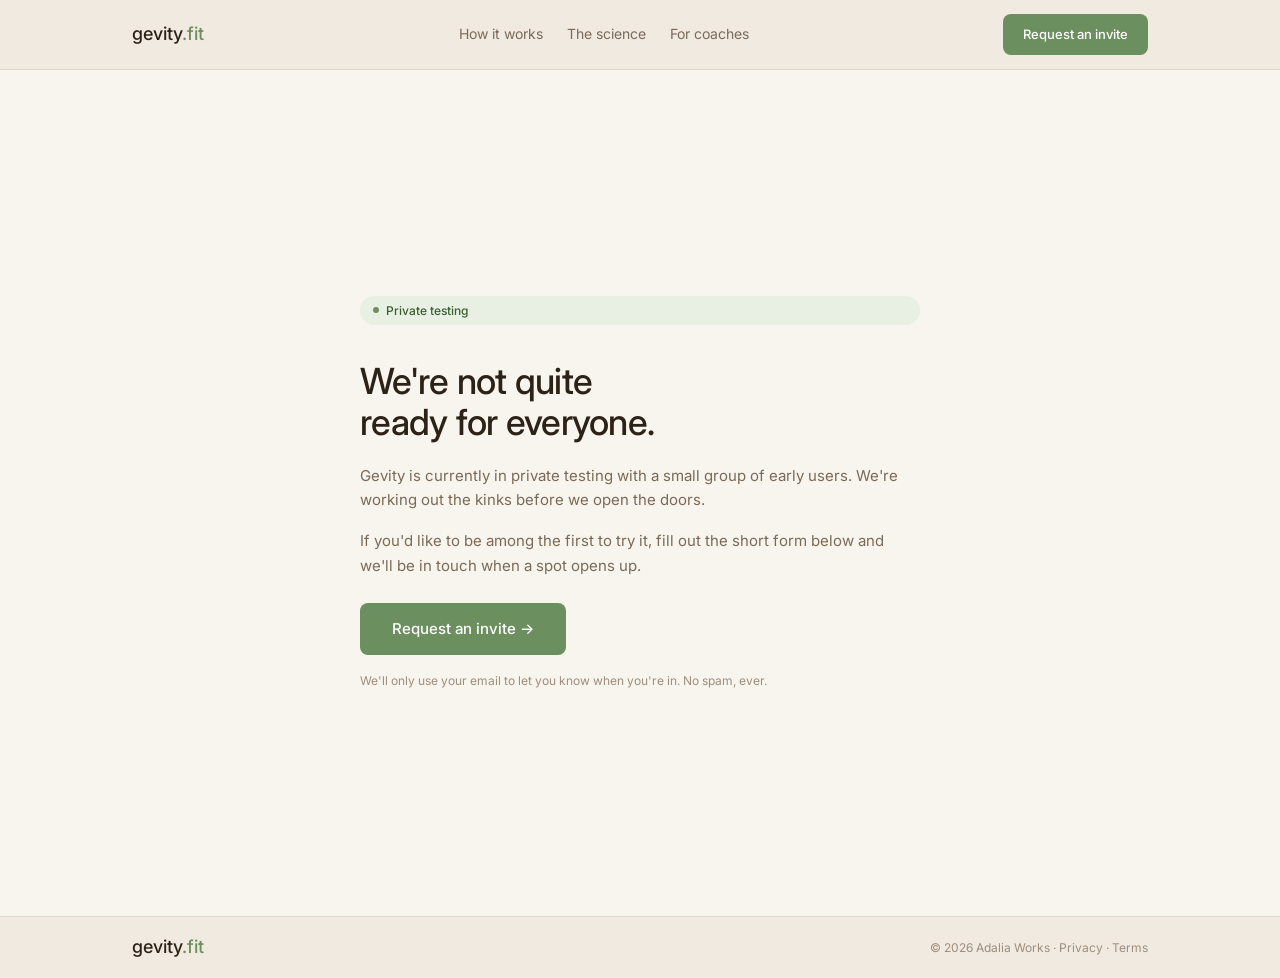
<file: invite.html>
<!doctype html>
<html lang="en">
    <head>
        <meta charset="UTF-8" />
        <meta name="viewport" content="width=device-width, initial-scale=1.0" />
        <title>Request an Invite — Gevity</title>
        <meta
            name="description"
            content="Gevity is currently in private testing. Request an invite and we'll be in touch."
        />
        <link rel="stylesheet" href="style.css" />
        <link rel="preconnect" href="https://fonts.googleapis.com" />
        <link rel="preconnect" href="https://fonts.gstatic.com" crossorigin />
        <link
            href="https://fonts.googleapis.com/css2?family=Inter:wght@400;500&display=swap"
            rel="stylesheet"
        />
    </head>
    <body>
        <nav class="nav">
            <div class="nav-inner">
                <a href="/" class="logo"
                    >gevity<span class="logo-accent">.fit</span></a
                >
                <div class="nav-links">
                    <a href="/how-it-works.html">How it works</a>
                    <a href="/science.html">The science</a>
                    <a href="/for-coaches.html">For coaches</a>
                </div>
                <a href="/invite.html" class="btn btn-green"
                    >Request an invite</a
                >
            </div>
        </nav>

        <section class="invite-hero">
            <div class="container">
                <div class="invite-inner">
                    <div class="tag">
                        <span class="tag-dot"></span>Private testing
                    </div>
                    <h1>We're not quite<br />ready for everyone.</h1>
                    <p class="body-text">
                        Gevity is currently in private testing with a small
                        group of early users. We're working out the kinks before
                        we open the doors.
                    </p>
                    <p class="body-text">
                        If you'd like to be among the first to try it, fill out
                        the short form below and we'll be in touch when a spot
                        opens up.
                    </p>
                    <a
                        href="https://forms.gle/7MBkZxf5VWV4kBQM7"
                        class="btn btn-green btn-lg"
                        target="_blank"
                        rel="noopener"
                        >Request an invite →</a
                    >
                    <p class="fine-print">
                        We'll only use your email to let you know when you're
                        in. No spam, ever.
                    </p>
                </div>
            </div>
        </section>

        <footer class="footer">
            <div class="footer-inner">
                <a href="/" class="logo"
                    >gevity<span class="logo-accent">.fit</span></a
                >
                <div class="footer-center">
                    © 2026 <a href="https://adaliaworks.com">Adalia Works</a> · <a href="/privacy.html">Privacy</a> · <a href="/terms.html">Terms</a>
                </div>
            </div>
        </footer>
    </body>
</html>
</file>
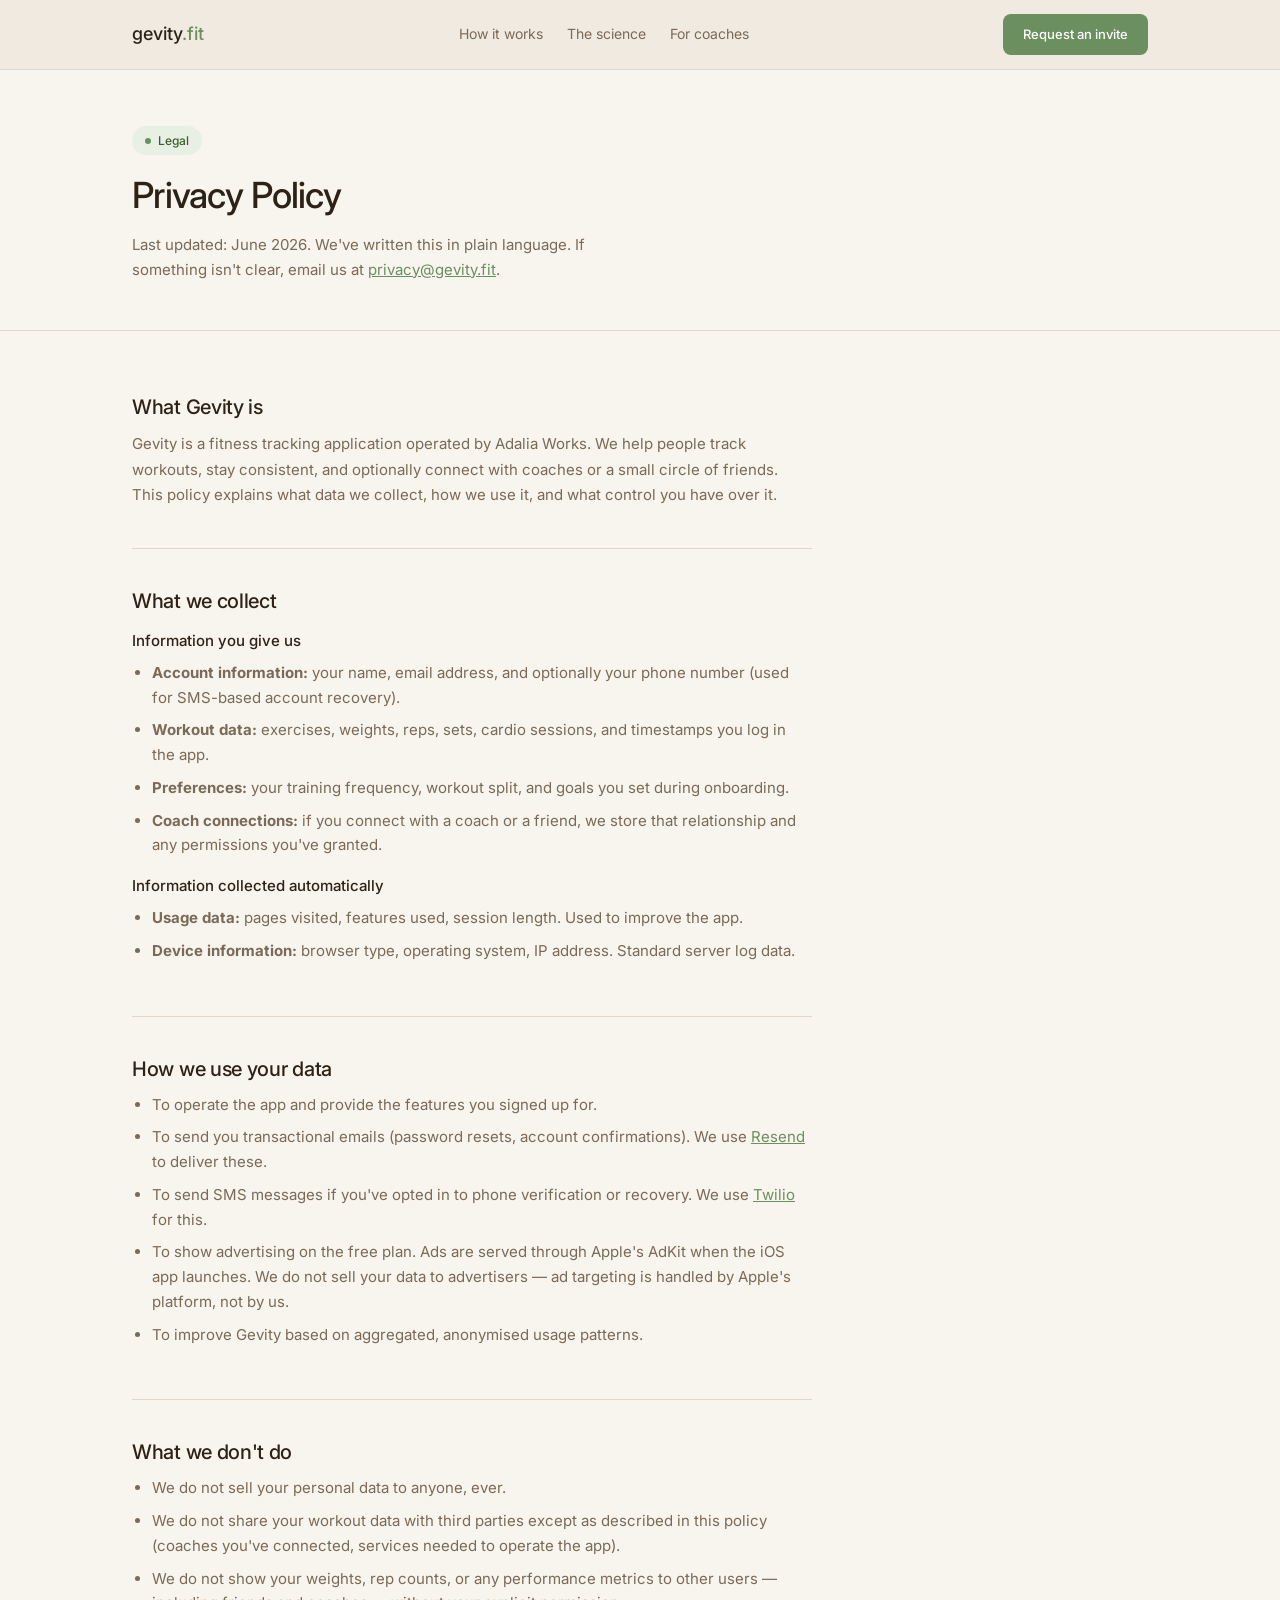
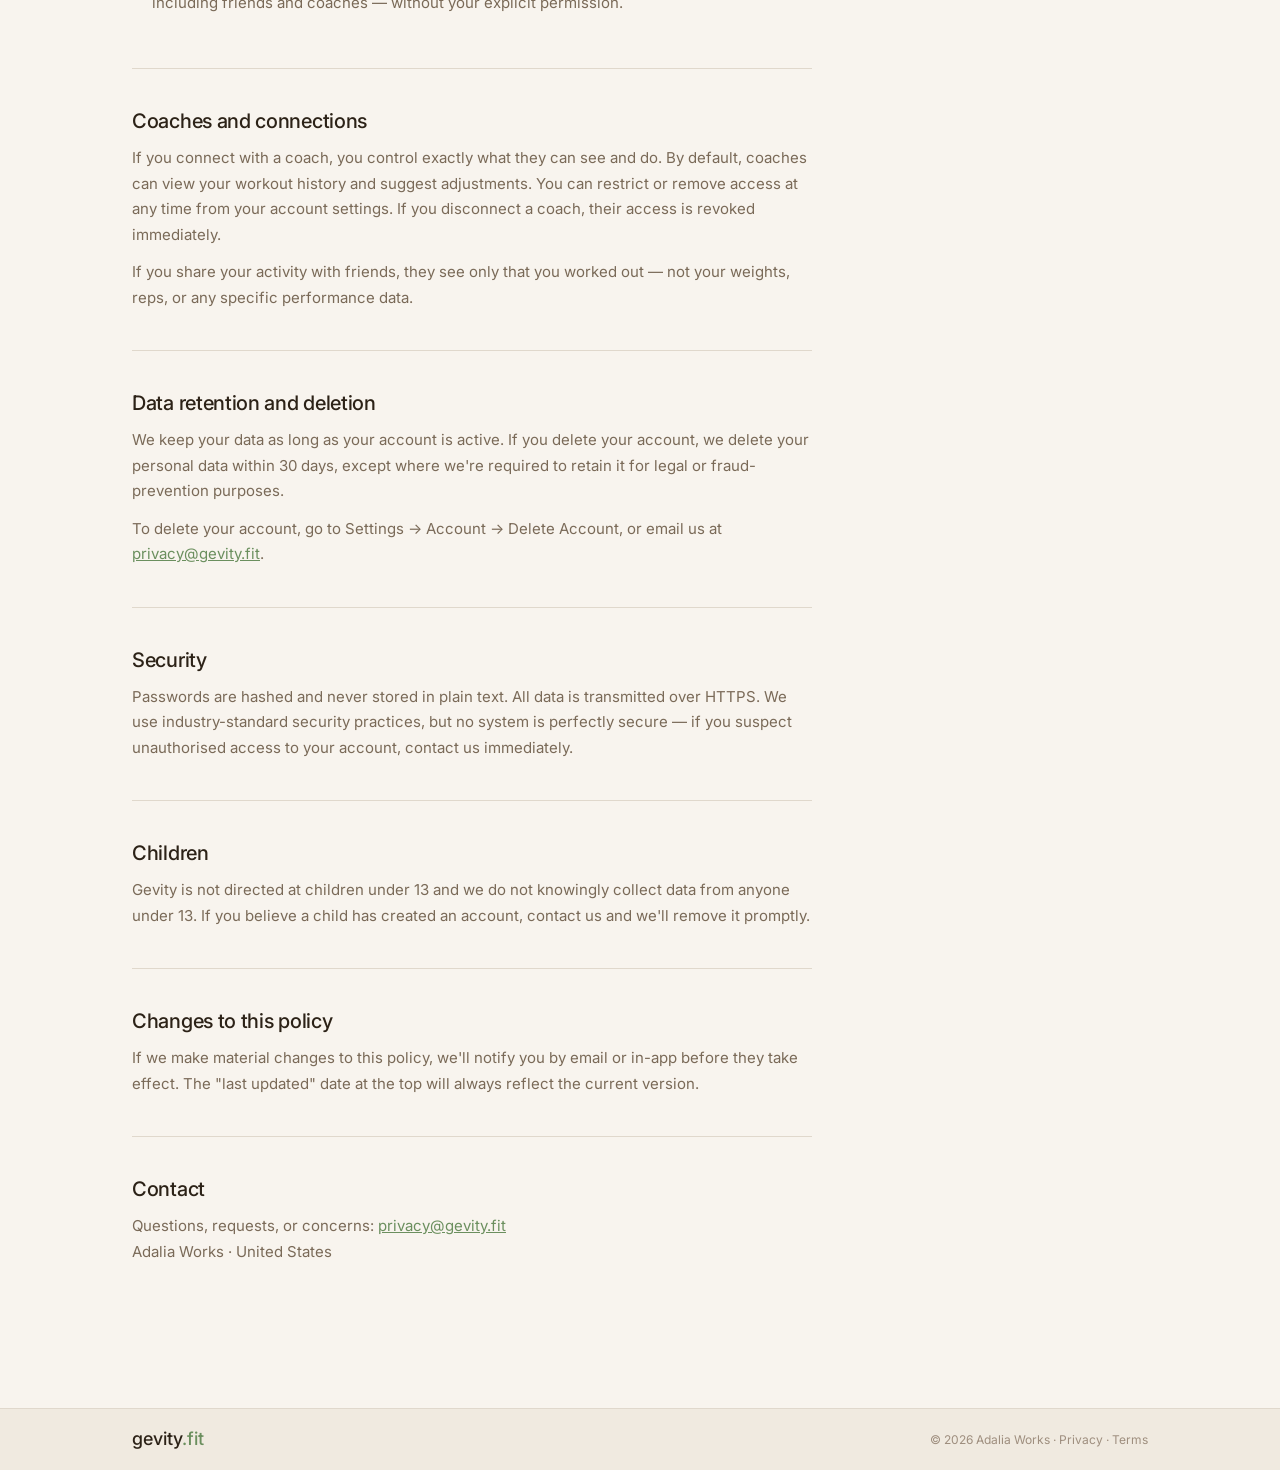
<file: privacy.html>
<!DOCTYPE html>
<html lang="en">
<head>
  <meta charset="UTF-8">
  <meta name="viewport" content="width=device-width, initial-scale=1.0">
  <title>Privacy Policy — Gevity</title>
  <link rel="stylesheet" href="style.css">
  <link rel="preconnect" href="https://fonts.googleapis.com">
  <link rel="preconnect" href="https://fonts.gstatic.com" crossorigin>
  <link href="https://fonts.googleapis.com/css2?family=Inter:wght@400;500&display=swap" rel="stylesheet">
</head>
<body>

  <nav class="nav">
    <div class="nav-inner">
      <a href="/" class="logo">gevity<span class="logo-accent">.fit</span></a>
      <div class="nav-links">
        <a href="/how-it-works.html">How it works</a>
        <a href="/science.html">The science</a>
        <a href="/for-coaches.html">For coaches</a>
      </div>
      <a href="/invite.html" class="btn btn-green">Request an invite</a>
    </div>
  </nav>

  <section class="page-hero">
    <div class="container">
      <div class="tag"><span class="tag-dot"></span>Legal</div>
      <h1>Privacy Policy</h1>
      <p class="body-text hero-sub">Last updated: June 2026. We've written this in plain language. If something isn't clear, email us at <a href="mailto:privacy@gevity.fit" style="color:var(--green);">privacy@gevity.fit</a>.</p>
    </div>
  </section>

  <section class="section">
    <div class="container">
      <div class="prose">

        <div class="prose-section">
          <h2>What Gevity is</h2>
          <p>Gevity is a fitness tracking application operated by Adalia Works. We help people track workouts, stay consistent, and optionally connect with coaches or a small circle of friends. This policy explains what data we collect, how we use it, and what control you have over it.</p>
        </div>

        <div class="prose-section">
          <h2>What we collect</h2>
          <h3>Information you give us</h3>
          <ul>
            <li><strong>Account information:</strong> your name, email address, and optionally your phone number (used for SMS-based account recovery).</li>
            <li><strong>Workout data:</strong> exercises, weights, reps, sets, cardio sessions, and timestamps you log in the app.</li>
            <li><strong>Preferences:</strong> your training frequency, workout split, and goals you set during onboarding.</li>
            <li><strong>Coach connections:</strong> if you connect with a coach or a friend, we store that relationship and any permissions you've granted.</li>
          </ul>
          <h3>Information collected automatically</h3>
          <ul>
            <li><strong>Usage data:</strong> pages visited, features used, session length. Used to improve the app.</li>
            <li><strong>Device information:</strong> browser type, operating system, IP address. Standard server log data.</li>
          </ul>
        </div>

        <div class="prose-section">
          <h2>How we use your data</h2>
          <ul>
            <li>To operate the app and provide the features you signed up for.</li>
            <li>To send you transactional emails (password resets, account confirmations). We use <a href="https://resend.com" style="color:var(--green);">Resend</a> to deliver these.</li>
            <li>To send SMS messages if you've opted in to phone verification or recovery. We use <a href="https://twilio.com" style="color:var(--green);">Twilio</a> for this.</li>
            <li>To show advertising on the free plan. Ads are served through Apple's AdKit when the iOS app launches. We do not sell your data to advertisers — ad targeting is handled by Apple's platform, not by us.</li>
            <li>To improve Gevity based on aggregated, anonymised usage patterns.</li>
          </ul>
        </div>

        <div class="prose-section">
          <h2>What we don't do</h2>
          <ul>
            <li>We do not sell your personal data to anyone, ever.</li>
            <li>We do not share your workout data with third parties except as described in this policy (coaches you've connected, services needed to operate the app).</li>
            <li>We do not show your weights, rep counts, or any performance metrics to other users — including friends and coaches — without your explicit permission.</li>
          </ul>
        </div>

        <div class="prose-section">
          <h2>Coaches and connections</h2>
          <p>If you connect with a coach, you control exactly what they can see and do. By default, coaches can view your workout history and suggest adjustments. You can restrict or remove access at any time from your account settings. If you disconnect a coach, their access is revoked immediately.</p>
          <p>If you share your activity with friends, they see only that you worked out — not your weights, reps, or any specific performance data.</p>
        </div>

        <div class="prose-section">
          <h2>Data retention and deletion</h2>
          <p>We keep your data as long as your account is active. If you delete your account, we delete your personal data within 30 days, except where we're required to retain it for legal or fraud-prevention purposes.</p>
          <p>To delete your account, go to Settings → Account → Delete Account, or email us at <a href="mailto:privacy@gevity.fit" style="color:var(--green);">privacy@gevity.fit</a>.</p>
        </div>

        <div class="prose-section">
          <h2>Security</h2>
          <p>Passwords are hashed and never stored in plain text. All data is transmitted over HTTPS. We use industry-standard security practices, but no system is perfectly secure — if you suspect unauthorised access to your account, contact us immediately.</p>
        </div>

        <div class="prose-section">
          <h2>Children</h2>
          <p>Gevity is not directed at children under 13 and we do not knowingly collect data from anyone under 13. If you believe a child has created an account, contact us and we'll remove it promptly.</p>
        </div>

        <div class="prose-section">
          <h2>Changes to this policy</h2>
          <p>If we make material changes to this policy, we'll notify you by email or in-app before they take effect. The "last updated" date at the top will always reflect the current version.</p>
        </div>

        <div class="prose-section">
          <h2>Contact</h2>
          <p>Questions, requests, or concerns: <a href="mailto:privacy@gevity.fit" style="color:var(--green);">privacy@gevity.fit</a><br>Adalia Works · United States</p>
        </div>

      </div>
    </div>
  </section>

  <footer class="footer">
    <div class="footer-inner">
      <a href="/" class="logo">gevity<span class="logo-accent">.fit</span></a>
      <div class="footer-center">© 2026 <a href="https://adaliaworks.com">Adalia Works</a> · <a href="/privacy.html">Privacy</a> · <a href="/terms.html">Terms</a></div>
    </div>
  </footer>

</body>
</html>
</file>
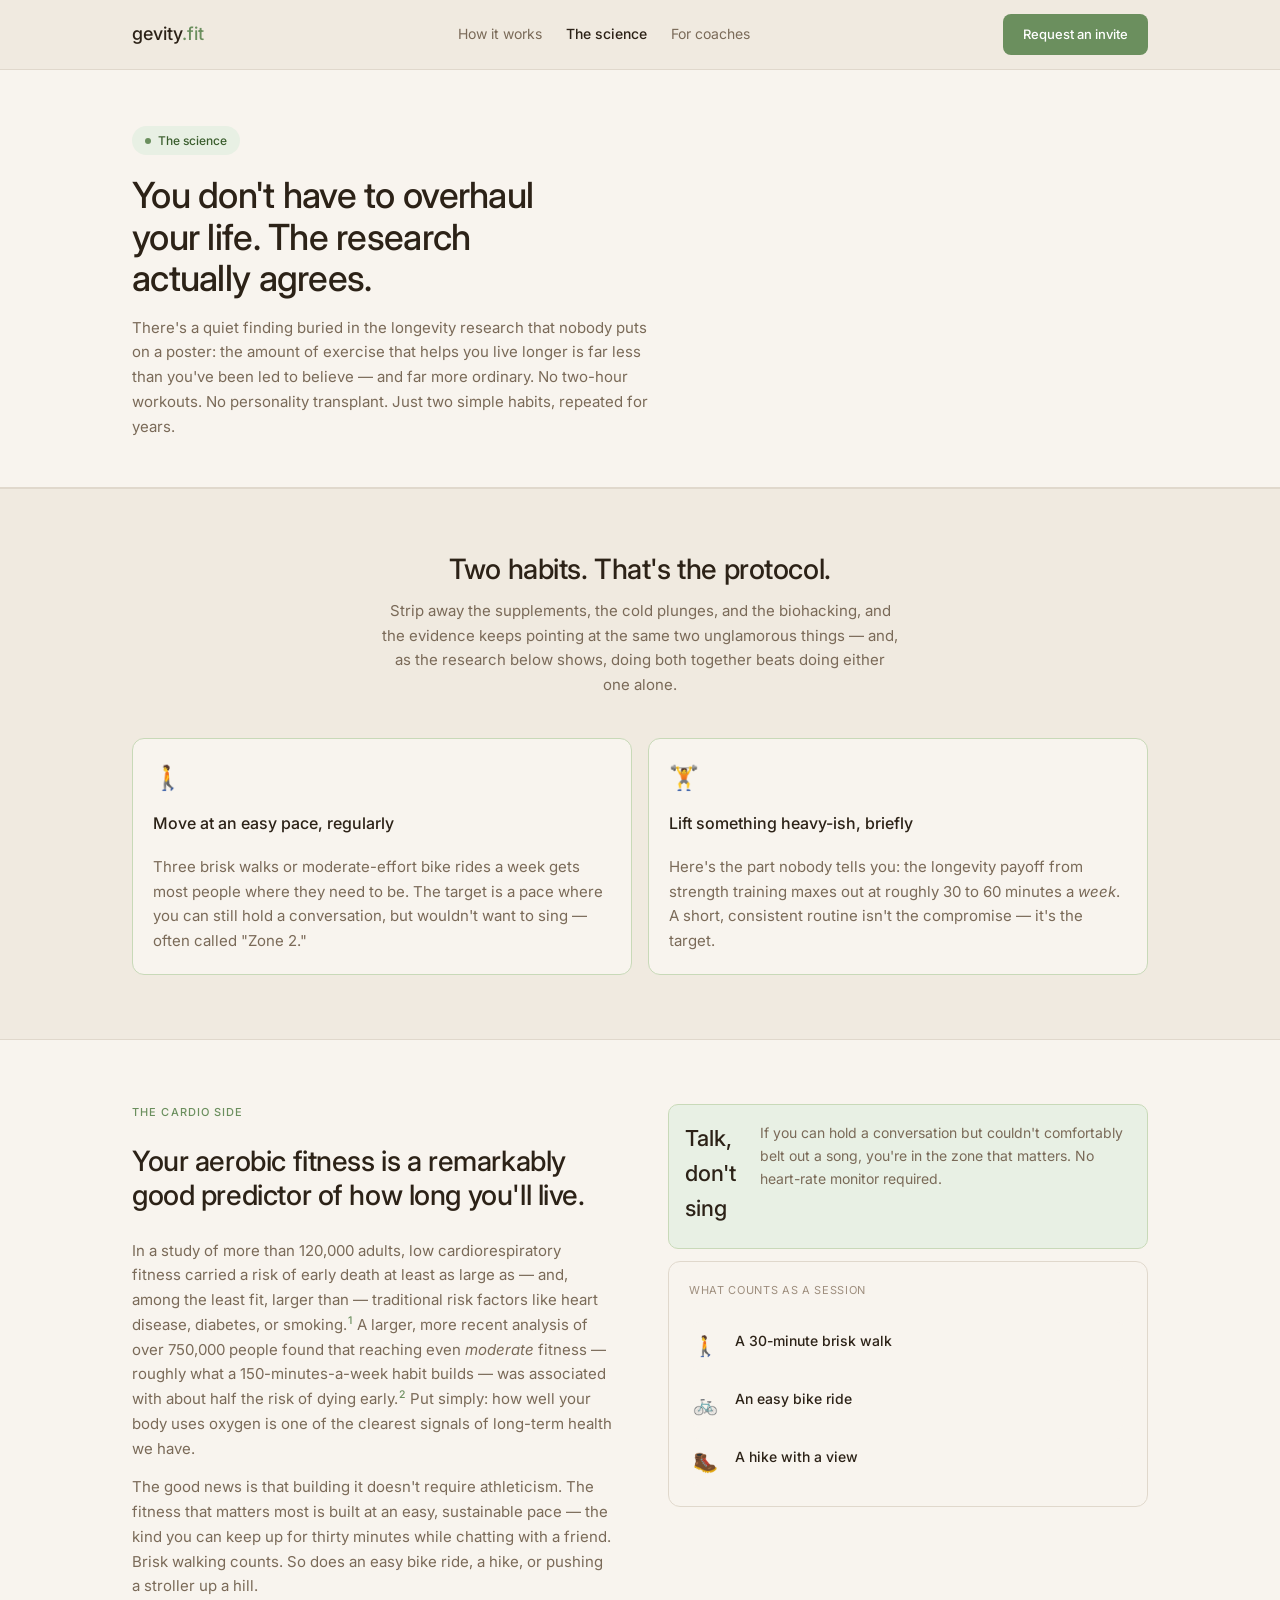
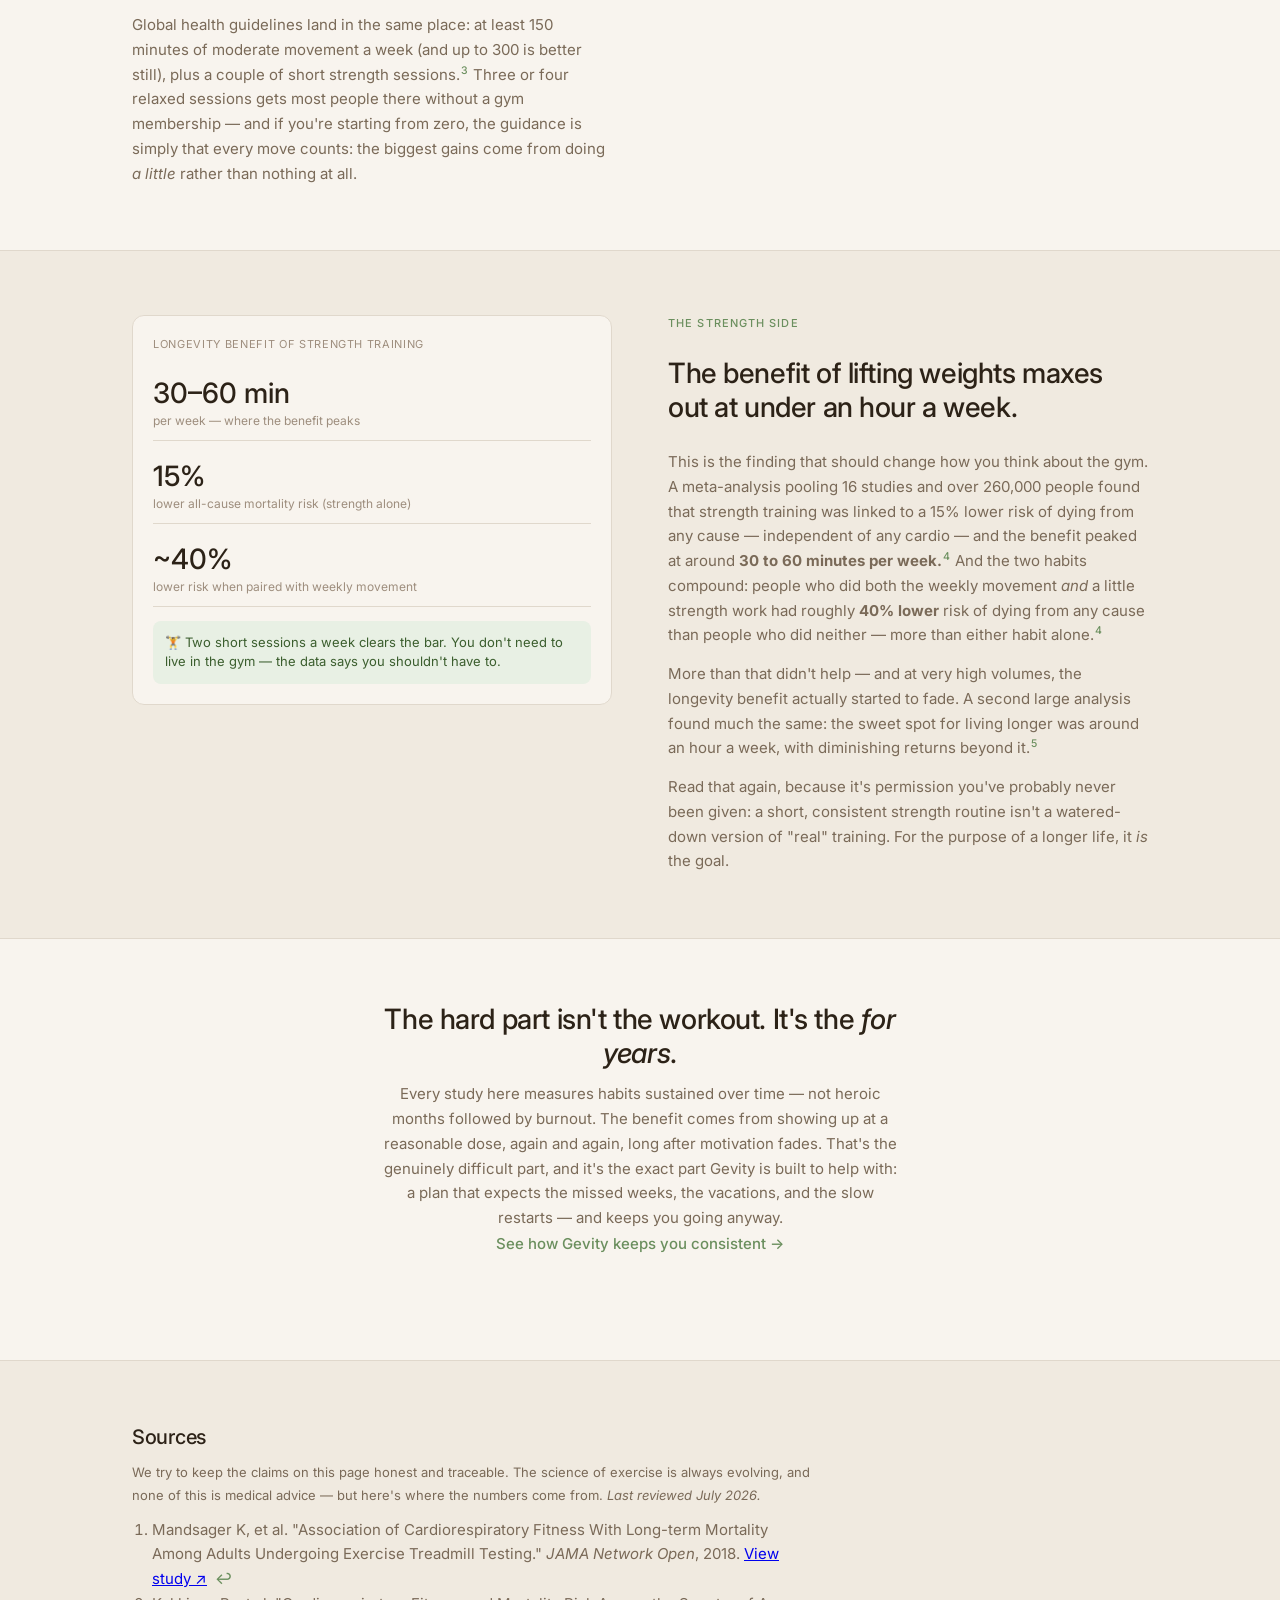
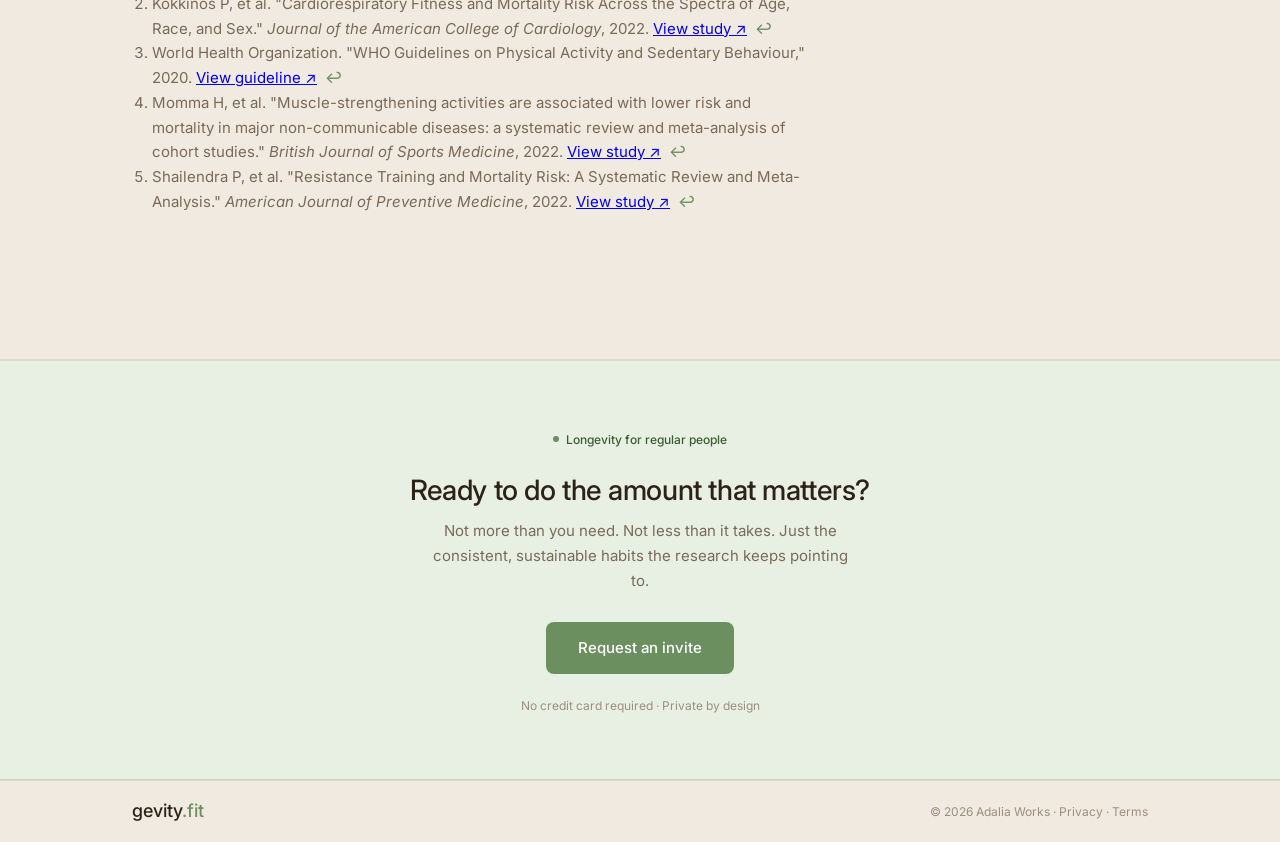
<file: science.html>
<!doctype html>
<html lang="en">
    <head>
        <meta charset="UTF-8" />
        <meta name="viewport" content="width=device-width, initial-scale=1.0" />
        <title>The Science — Gevity</title>
        <meta
            name="description"
            content="The longevity research is almost boringly simple. A few brisk walks a week, a little strength work, and consistency. Here's what the evidence actually says."
        />
        <link rel="stylesheet" href="style.css" />
        <link rel="preconnect" href="https://fonts.googleapis.com" />
        <link rel="preconnect" href="https://fonts.gstatic.com" crossorigin />
        <link
            href="https://fonts.googleapis.com/css2?family=Inter:wght@400;500&display=swap"
            rel="stylesheet"
        />
    </head>
    <body>
        <nav class="nav">
            <div class="nav-inner">
                <a href="/" class="logo"
                    >gevity<span class="logo-accent">.fit</span></a
                >
                <div class="nav-links">
                    <a href="/how-it-works.html">How it works</a>
                    <a href="/science.html" class="nav-active">The science</a>
                    <a href="/for-coaches.html">For coaches</a>
                </div>
                <a href="/invite.html" class="btn btn-green"
                    >Request an invite</a
                >
            </div>
        </nav>

        <!-- Hero -->
        <section class="page-hero">
            <div class="container">
                <div class="tag">
                    <span class="tag-dot"></span>The science
                </div>
                <h1>You don't have to overhaul<br />your life. The research<br />actually agrees.</h1>
                <p class="body-text hero-sub">
                    There's a quiet finding buried in the longevity research that
                    nobody puts on a poster: the amount of exercise that helps you
                    live longer is far less than you've been led to believe — and
                    far more ordinary. No two-hour workouts. No personality
                    transplant. Just two simple habits, repeated for years.
                </p>
            </div>
        </section>

        <!-- The two things -->
        <section class="section section-alt">
            <div class="container">
                <div class="section-header">
                    <h2>Two habits. That's the protocol.</h2>
                    <p class="body-text">
                        Strip away the supplements, the cold plunges, and the
                        biohacking, and the evidence keeps pointing at the same
                        two unglamorous things — and, as the research below shows,
                        doing both together beats doing either one alone.
                    </p>
                </div>
                <div class="grid-2">
                    <div class="card card-green">
                        <div class="who-icon">🚶</div>
                        <h3>Move at an easy pace, regularly</h3>
                        <p class="body-text">
                            Three brisk walks or moderate-effort bike rides a
                            week gets most people where they need to be. The
                            target is a pace where you can still hold a
                            conversation, but wouldn't want to sing — often
                            called "Zone 2."
                        </p>
                    </div>
                    <div class="card card-green">
                        <div class="who-icon">🏋️</div>
                        <h3>Lift something heavy-ish, briefly</h3>
                        <p class="body-text">
                            Here's the part nobody tells you: the longevity
                            payoff from strength training maxes out at roughly 30
                            to 60 minutes a <em>week</em>. A short, consistent
                            routine isn't the compromise — it's the target.
                        </p>
                    </div>
                </div>
            </div>
        </section>

        <!-- Aerobic detail -->
        <section class="section">
            <div class="container">
                <div class="feature-block">
                    <div class="feature-copy">
                        <div class="feature-label">The cardio side</div>
                        <h2>Your aerobic fitness is a remarkably good predictor of how long you'll live.</h2>
                        <p class="body-text">
                            In a study of more than 120,000 adults, low
                            cardiorespiratory fitness carried a risk of early
                            death at least as large as — and, among the least fit,
                            larger than — traditional risk factors like heart
                            disease, diabetes, or smoking.<sup
                                class="fn-ref"
                                id="fnref1"
                                ><a href="#fn1">1</a
                                ><span class="fn-tip"
                                    >Mandsager K, et al. <em>JAMA Network
                                    Open</em>, 2018 — in 122,007 adults, reduced
                                    fitness was "comparable to or greater than"
                                    coronary artery disease, diabetes, and
                                    smoking.</span
                                ></sup
                            >
                            A larger, more recent analysis of over 750,000 people
                            found that reaching even <em>moderate</em> fitness —
                            roughly what a 150-minutes-a-week habit builds — was
                            associated with about half the risk of dying
                            early.<sup
                                class="fn-ref"
                                id="fnref2"
                                ><a href="#fn2">2</a
                                ><span class="fn-tip"
                                    >Kokkinos P, et al. <em>J Am Coll
                                    Cardiol</em>, 2022 — fitness and mortality in
                                    750,302 US veterans.</span
                                ></sup
                            >
                            Put simply: how well your body uses oxygen is one of
                            the clearest signals of long-term health we have.
                        </p>
                        <p class="body-text">
                            The good news is that building it doesn't require
                            athleticism. The fitness that matters most is built
                            at an easy, sustainable pace — the kind you can keep
                            up for thirty minutes while chatting with a friend.
                            Brisk walking counts. So does an easy bike ride, a
                            hike, or pushing a stroller up a hill.
                        </p>
                        <p class="body-text">
                            Global health guidelines land in the same place: at
                            least 150 minutes of moderate movement a week (and up
                            to 300 is better still), plus a couple of short
                            strength sessions.<sup
                                class="fn-ref"
                                id="fnref3"
                                ><a href="#fn3">3</a
                                ><span class="fn-tip"
                                    >World Health Organization — Guidelines on
                                    Physical Activity and Sedentary Behaviour,
                                    2020: at least 150–300 min moderate activity a
                                    week, plus muscle-strengthening on 2+ days.</span
                                ></sup
                            > Three or four relaxed sessions gets most people
                            there without a gym membership — and if you're
                            starting from zero, the guidance is simply that every
                            move counts: the biggest gains come from doing
                            <em>a little</em> rather than nothing at all.
                        </p>
                    </div>
                    <div class="feature-visual">
                        <div class="callout callout-green">
                            <div
                                style="
                                    font-size: 22px;
                                    font-weight: 500;
                                    color: var(--text-dark);
                                    margin-bottom: 6px;
                                "
                            >
                                Talk, don't sing
                            </div>
                            <div class="body-text" style="font-size: 14px;">
                                If you can hold a conversation but couldn't
                                comfortably belt out a song, you're in the zone
                                that matters. No heart-rate monitor required.
                            </div>
                        </div>
                        <div class="card">
                            <div class="muted-label" style="margin-bottom: 12px;">
                                What counts as a session
                            </div>
                            <div class="hiw-pill" style="border:none;padding:8px 0;">
                                <div class="hiw-pill-icon">🚶</div>
                                <div><div class="hiw-pill-title">A 30-minute brisk walk</div></div>
                            </div>
                            <div class="hiw-pill" style="border:none;padding:8px 0;">
                                <div class="hiw-pill-icon">🚲</div>
                                <div><div class="hiw-pill-title">An easy bike ride</div></div>
                            </div>
                            <div class="hiw-pill" style="border:none;padding:8px 0;">
                                <div class="hiw-pill-icon">🥾</div>
                                <div><div class="hiw-pill-title">A hike with a view</div></div>
                            </div>
                        </div>
                    </div>
                </div>
            </div>
        </section>

        <!-- Strength detail -->
        <section class="section section-alt">
            <div class="container">
                <div class="feature-block feature-block-reverse">
                    <div class="feature-copy">
                        <div class="feature-label">The strength side</div>
                        <h2>The benefit of lifting weights maxes out at under an hour a week.</h2>
                        <p class="body-text">
                            This is the finding that should change how you think
                            about the gym. A meta-analysis pooling 16 studies and
                            over 260,000 people found that strength training was
                            linked to a 15% lower risk of dying from any cause —
                            independent of any cardio — and the benefit peaked at
                            around <strong>30 to 60 minutes per week.</strong><sup
                                class="fn-ref"
                                id="fnref4"
                                ><a href="#fn4">4</a
                                ><span class="fn-tip"
                                    >Momma H, et al. <em>British Journal of
                                    Sports Medicine</em>, 2022 — 16 studies,
                                    260,000+ people; all-cause mortality RR
                                    0.85.</span
                                ></sup
                            >
                            And the two habits compound: people who did both the
                            weekly movement <em>and</em> a little strength work had
                            roughly <strong>40% lower</strong> risk of dying from
                            any cause than people who did neither — more than
                            either habit alone.<sup
                                class="fn-ref"
                                id="fnref4b"
                                ><a href="#fn4">4</a
                                ><span class="fn-tip"
                                    >Momma H, et al., 2022 — combined
                                    muscle-strengthening + aerobic activity,
                                    all-cause mortality RR 0.60.</span
                                ></sup
                            >
                        </p>
                        <p class="body-text">
                            More than that didn't help — and at very high volumes,
                            the longevity benefit actually started to fade. A
                            second large analysis found much the same: the sweet
                            spot for living longer was around an hour a week,
                            with diminishing returns beyond it.<sup
                                class="fn-ref"
                                id="fnref5"
                                ><a href="#fn5">5</a
                                ><span class="fn-tip"
                                    >Shailendra P, et al. <em>American Journal of
                                    Preventive Medicine</em>, 2022 — resistance
                                    training and mortality; peak ~27% risk
                                    reduction near 60 min/week.</span
                                ></sup
                            >
                        </p>
                        <p class="body-text">
                            Read that again, because it's permission you've
                            probably never been given: a short, consistent
                            strength routine isn't a watered-down version of "real"
                            training. For the purpose of a longer life, it
                            <em>is</em> the goal.
                        </p>
                    </div>
                    <div class="feature-visual">
                        <div class="card">
                            <div class="muted-label" style="margin-bottom: 4px;">
                                Longevity benefit of strength training
                            </div>
                            <div class="stat-block">
                                <div class="stat-number">30–60 min</div>
                                <div class="stat-label">per week — where the benefit peaks</div>
                            </div>
                            <div class="stat-block">
                                <div class="stat-number">15%</div>
                                <div class="stat-label">lower all-cause mortality risk (strength alone)</div>
                            </div>
                            <div class="stat-block">
                                <div class="stat-number">~40%</div>
                                <div class="stat-label">lower risk when paired with weekly movement</div>
                            </div>
                            <div class="stat-equiv">
                                🏋️ Two short sessions a week clears the bar. You
                                don't need to live in the gym — the data says you
                                shouldn't have to.
                            </div>
                        </div>
                    </div>
                </div>
            </div>
        </section>

        <!-- Consistency -->
        <section class="section">
            <div class="container">
                <div class="section-header">
                    <h2>The hard part isn't the workout. It's the <em>for years</em>.</h2>
                    <p class="body-text">
                        Every study here measures habits sustained over time —
                        not heroic months followed by burnout. The benefit comes
                        from showing up at a reasonable dose, again and again,
                        long after motivation fades. That's the genuinely
                        difficult part, and it's the exact part Gevity is built
                        to help with: a plan that expects the missed weeks, the
                        vacations, and the slow restarts — and keeps you going
                        anyway.
                    </p>
                    <a href="/how-it-works.html" class="link-green" style="font-size: 15px;"
                        >See how Gevity keeps you consistent →</a
                    >
                </div>
            </div>
        </section>

        <!-- Citations -->
        <section class="section section-alt">
            <div class="container">
                <div class="prose">
                    <div class="prose-section">
                        <h2>Sources</h2>
                        <p style="font-size: 13px;">
                            We try to keep the claims on this page honest and
                            traceable. The science of exercise is always evolving,
                            and none of this is medical advice — but here's where
                            the numbers come from. <em>Last reviewed July 2026.</em>
                        </p>
                        <ol class="fn-list">
                            <li id="fn1">
                                Mandsager K, et al. "Association of
                                Cardiorespiratory Fitness With Long-term Mortality
                                Among Adults Undergoing Exercise Treadmill
                                Testing." <em>JAMA Network Open</em>, 2018.
                                <a href="https://doi.org/10.1001/jamanetworkopen.2018.3605" target="_blank" rel="noopener">View study ↗</a>
                                <a href="#fnref1" class="fn-back" aria-label="Return to text">↩</a>
                            </li>
                            <li id="fn2">
                                Kokkinos P, et al. "Cardiorespiratory Fitness and
                                Mortality Risk Across the Spectra of Age, Race, and
                                Sex." <em>Journal of the American College of
                                Cardiology</em>, 2022.
                                <a href="https://doi.org/10.1016/j.jacc.2022.05.031" target="_blank" rel="noopener">View study ↗</a>
                                <a href="#fnref2" class="fn-back" aria-label="Return to text">↩</a>
                            </li>
                            <li id="fn3">
                                World Health Organization. "WHO Guidelines on
                                Physical Activity and Sedentary Behaviour," 2020.
                                <a href="https://www.who.int/publications/i/item/9789240015128" target="_blank" rel="noopener">View guideline ↗</a>
                                <a href="#fnref3" class="fn-back" aria-label="Return to text">↩</a>
                            </li>
                            <li id="fn4">
                                Momma H, et al. "Muscle-strengthening activities
                                are associated with lower risk and mortality in
                                major non-communicable diseases: a systematic
                                review and meta-analysis of cohort studies."
                                <em>British Journal of Sports Medicine</em>, 2022.
                                <a href="https://doi.org/10.1136/bjsports-2021-105061" target="_blank" rel="noopener">View study ↗</a>
                                <a href="#fnref4" class="fn-back" aria-label="Return to text">↩</a>
                            </li>
                            <li id="fn5">
                                Shailendra P, et al. "Resistance Training and
                                Mortality Risk: A Systematic Review and
                                Meta-Analysis." <em>American Journal of Preventive
                                Medicine</em>, 2022.
                                <a href="https://doi.org/10.1016/j.amepre.2022.03.020" target="_blank" rel="noopener">View study ↗</a>
                                <a href="#fnref5" class="fn-back" aria-label="Return to text">↩</a>
                            </li>
                        </ol>
                    </div>
                </div>
            </div>
        </section>

        <!-- CTA -->
        <section class="section footer-cta section-green">
            <div class="container text-center">
                <div class="tag tag-center">
                    <span class="tag-dot"></span>Longevity for regular people
                </div>
                <h2>Ready to do the amount that matters?</h2>
                <p
                    class="body-text"
                    style="max-width: 420px; margin: 0 auto 28px;"
                >
                    Not more than you need. Not less than it takes. Just the
                    consistent, sustainable habits the research keeps pointing to.
                </p>
                <a href="/invite.html" class="btn btn-green btn-lg"
                    >Request an invite</a
                >
                <p class="fine-print">
                    No credit card required · Private by design
                </p>
            </div>
        </section>

        <footer class="footer">
            <div class="footer-inner">
                <a href="/" class="logo"
                    >gevity<span class="logo-accent">.fit</span></a
                >
                <div class="footer-center">
                    © 2026 <a href="https://adaliaworks.com">Adalia Works</a> ·
                    <a href="/privacy.html">Privacy</a> ·
                    <a href="/terms.html">Terms</a>
                </div>
            </div>
        </footer>
    </body>
</html>
</file>
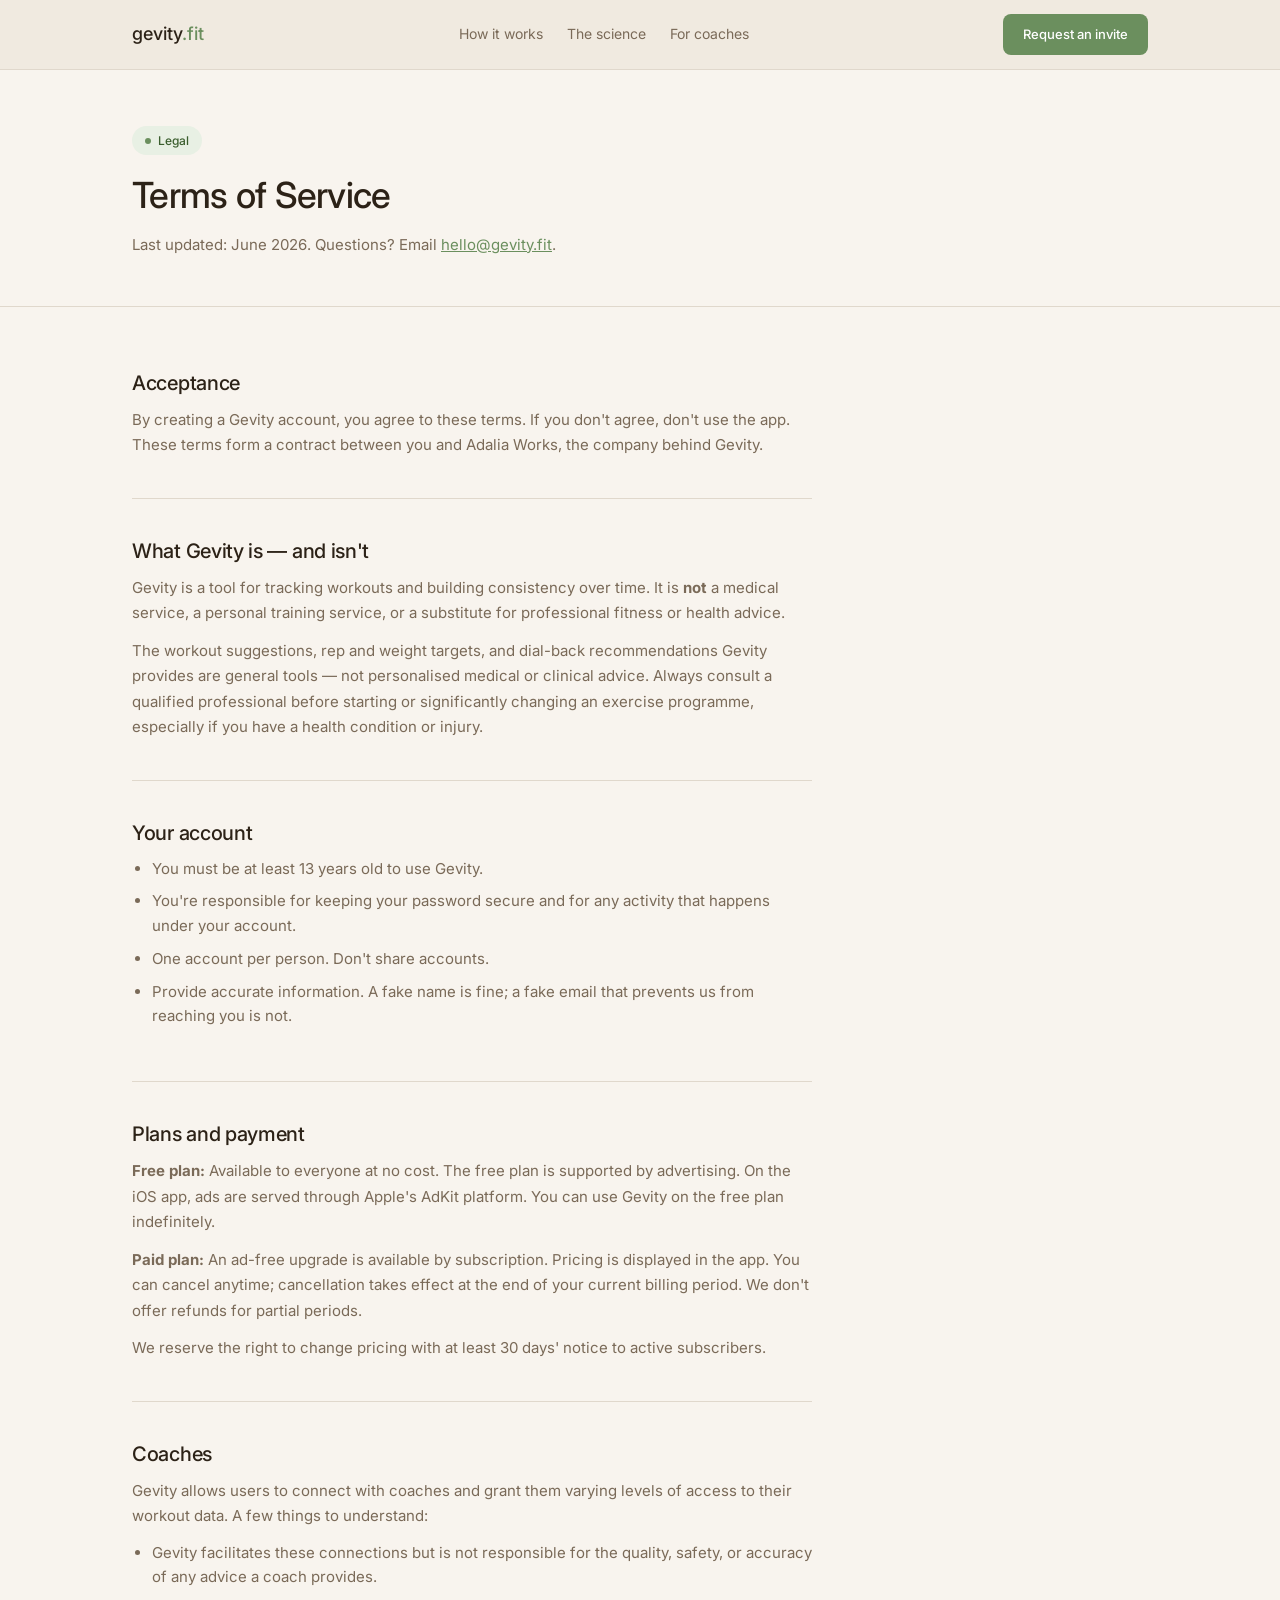
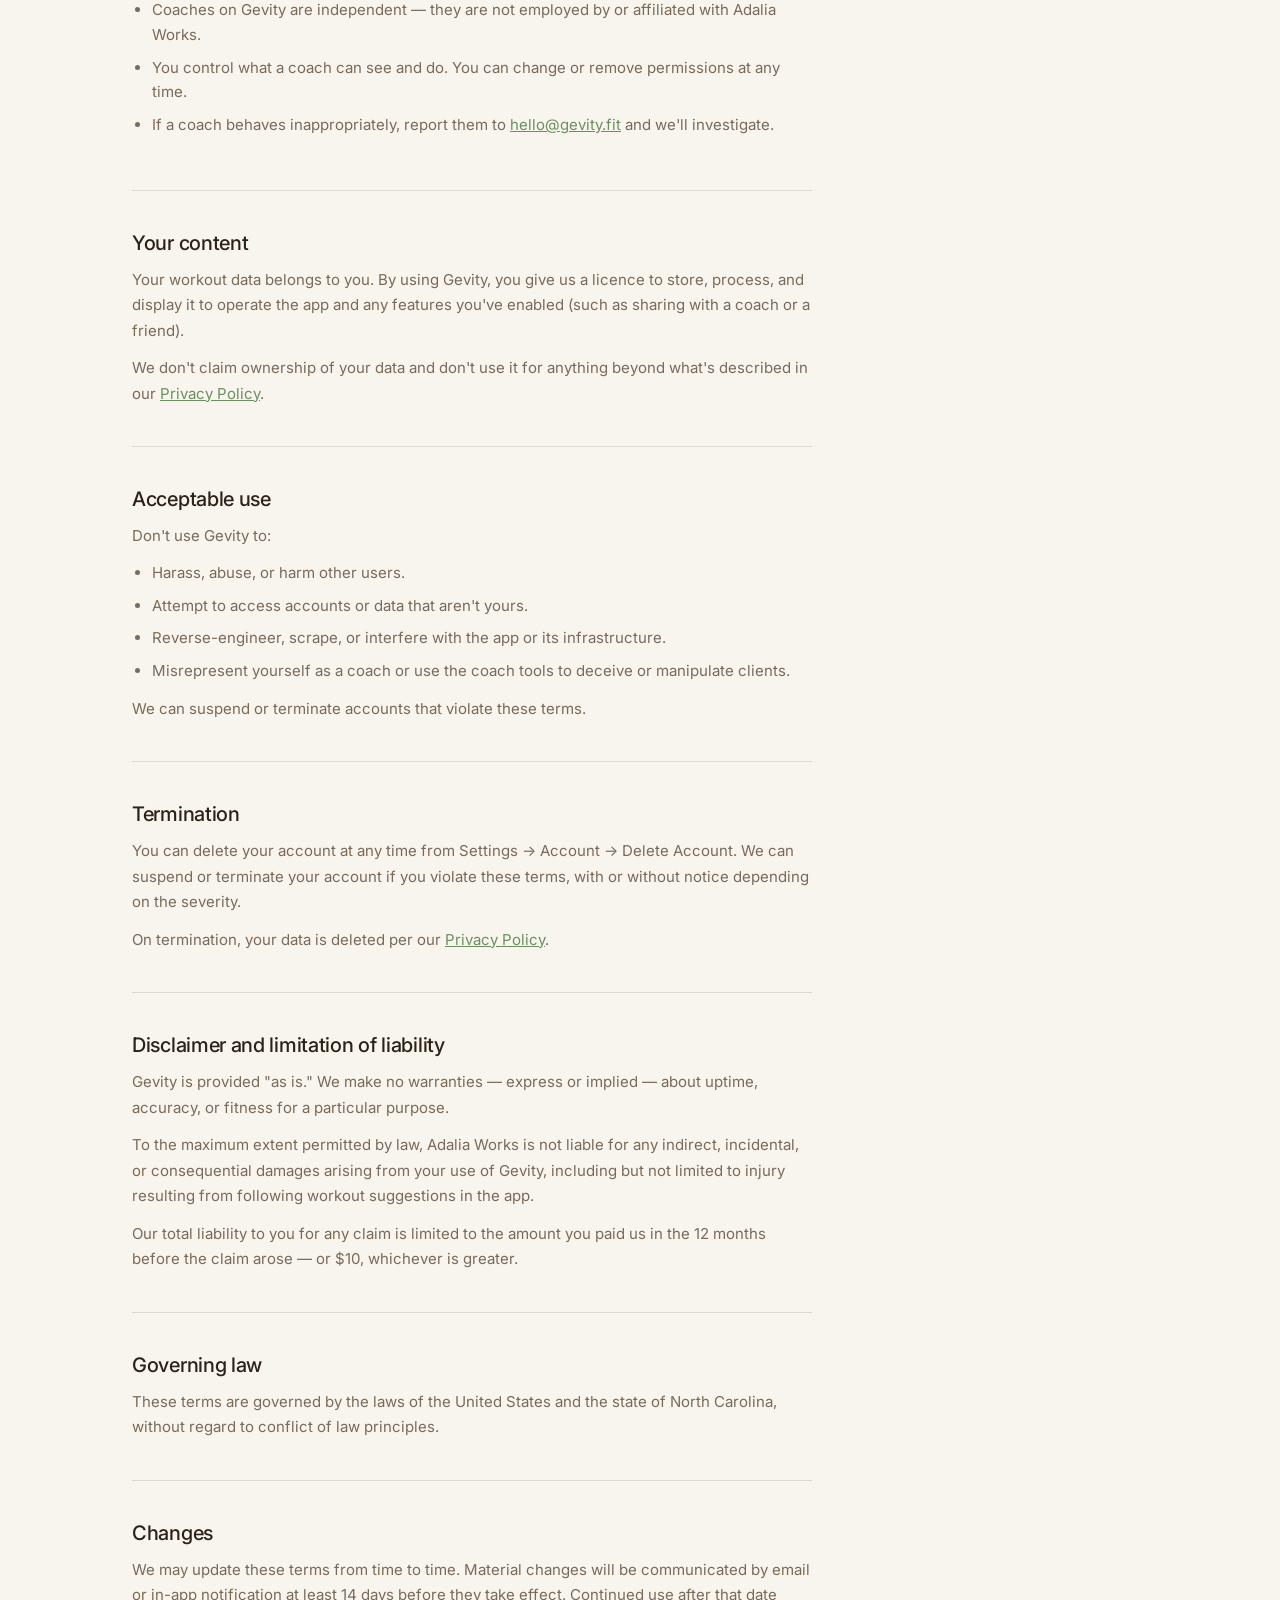
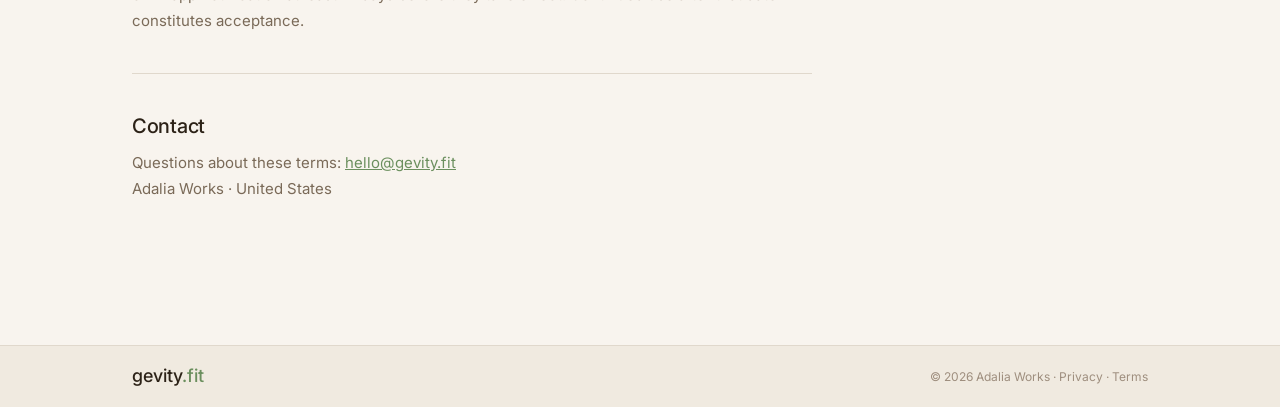
<file: terms.html>
<!DOCTYPE html>
<html lang="en">
<head>
  <meta charset="UTF-8">
  <meta name="viewport" content="width=device-width, initial-scale=1.0">
  <title>Terms of Service — Gevity</title>
  <link rel="stylesheet" href="style.css">
  <link rel="preconnect" href="https://fonts.googleapis.com">
  <link rel="preconnect" href="https://fonts.gstatic.com" crossorigin>
  <link href="https://fonts.googleapis.com/css2?family=Inter:wght@400;500&display=swap" rel="stylesheet">
</head>
<body>

  <nav class="nav">
    <div class="nav-inner">
      <a href="/" class="logo">gevity<span class="logo-accent">.fit</span></a>
      <div class="nav-links">
        <a href="/how-it-works.html">How it works</a>
        <a href="/science.html">The science</a>
        <a href="/for-coaches.html">For coaches</a>
      </div>
      <a href="/invite.html" class="btn btn-green">Request an invite</a>
    </div>
  </nav>

  <section class="page-hero">
    <div class="container">
      <div class="tag"><span class="tag-dot"></span>Legal</div>
      <h1>Terms of Service</h1>
      <p class="body-text hero-sub">Last updated: June 2026. Questions? Email <a href="mailto:hello@gevity.fit" style="color:var(--green);">hello@gevity.fit</a>.</p>
    </div>
  </section>

  <section class="section">
    <div class="container">
      <div class="prose">

        <div class="prose-section">
          <h2>Acceptance</h2>
          <p>By creating a Gevity account, you agree to these terms. If you don't agree, don't use the app. These terms form a contract between you and Adalia Works, the company behind Gevity.</p>
        </div>

        <div class="prose-section">
          <h2>What Gevity is — and isn't</h2>
          <p>Gevity is a tool for tracking workouts and building consistency over time. It is <strong>not</strong> a medical service, a personal training service, or a substitute for professional fitness or health advice.</p>
          <p>The workout suggestions, rep and weight targets, and dial-back recommendations Gevity provides are general tools — not personalised medical or clinical advice. Always consult a qualified professional before starting or significantly changing an exercise programme, especially if you have a health condition or injury.</p>
        </div>

        <div class="prose-section">
          <h2>Your account</h2>
          <ul>
            <li>You must be at least 13 years old to use Gevity.</li>
            <li>You're responsible for keeping your password secure and for any activity that happens under your account.</li>
            <li>One account per person. Don't share accounts.</li>
            <li>Provide accurate information. A fake name is fine; a fake email that prevents us from reaching you is not.</li>
          </ul>
        </div>

        <div class="prose-section">
          <h2>Plans and payment</h2>
          <p><strong>Free plan:</strong> Available to everyone at no cost. The free plan is supported by advertising. On the iOS app, ads are served through Apple's AdKit platform. You can use Gevity on the free plan indefinitely.</p>
          <p><strong>Paid plan:</strong> An ad-free upgrade is available by subscription. Pricing is displayed in the app. You can cancel anytime; cancellation takes effect at the end of your current billing period. We don't offer refunds for partial periods.</p>
          <p>We reserve the right to change pricing with at least 30 days' notice to active subscribers.</p>
        </div>

        <div class="prose-section">
          <h2>Coaches</h2>
          <p>Gevity allows users to connect with coaches and grant them varying levels of access to their workout data. A few things to understand:</p>
          <ul>
            <li>Gevity facilitates these connections but is not responsible for the quality, safety, or accuracy of any advice a coach provides.</li>
            <li>Coaches on Gevity are independent — they are not employed by or affiliated with Adalia Works.</li>
            <li>You control what a coach can see and do. You can change or remove permissions at any time.</li>
            <li>If a coach behaves inappropriately, report them to <a href="mailto:hello@gevity.fit" style="color:var(--green);">hello@gevity.fit</a> and we'll investigate.</li>
          </ul>
        </div>

        <div class="prose-section">
          <h2>Your content</h2>
          <p>Your workout data belongs to you. By using Gevity, you give us a licence to store, process, and display it to operate the app and any features you've enabled (such as sharing with a coach or a friend).</p>
          <p>We don't claim ownership of your data and don't use it for anything beyond what's described in our <a href="/privacy.html" style="color:var(--green);">Privacy Policy</a>.</p>
        </div>

        <div class="prose-section">
          <h2>Acceptable use</h2>
          <p>Don't use Gevity to:</p>
          <ul>
            <li>Harass, abuse, or harm other users.</li>
            <li>Attempt to access accounts or data that aren't yours.</li>
            <li>Reverse-engineer, scrape, or interfere with the app or its infrastructure.</li>
            <li>Misrepresent yourself as a coach or use the coach tools to deceive or manipulate clients.</li>
          </ul>
          <p>We can suspend or terminate accounts that violate these terms.</p>
        </div>

        <div class="prose-section">
          <h2>Termination</h2>
          <p>You can delete your account at any time from Settings → Account → Delete Account. We can suspend or terminate your account if you violate these terms, with or without notice depending on the severity.</p>
          <p>On termination, your data is deleted per our <a href="/privacy.html" style="color:var(--green);">Privacy Policy</a>.</p>
        </div>

        <div class="prose-section">
          <h2>Disclaimer and limitation of liability</h2>
          <p>Gevity is provided "as is." We make no warranties — express or implied — about uptime, accuracy, or fitness for a particular purpose.</p>
          <p>To the maximum extent permitted by law, Adalia Works is not liable for any indirect, incidental, or consequential damages arising from your use of Gevity, including but not limited to injury resulting from following workout suggestions in the app.</p>
          <p>Our total liability to you for any claim is limited to the amount you paid us in the 12 months before the claim arose — or $10, whichever is greater.</p>
        </div>

        <div class="prose-section">
          <h2>Governing law</h2>
          <p>These terms are governed by the laws of the United States and the state of North Carolina, without regard to conflict of law principles.</p>
        </div>

        <div class="prose-section">
          <h2>Changes</h2>
          <p>We may update these terms from time to time. Material changes will be communicated by email or in-app notification at least 14 days before they take effect. Continued use after that date constitutes acceptance.</p>
        </div>

        <div class="prose-section">
          <h2>Contact</h2>
          <p>Questions about these terms: <a href="mailto:hello@gevity.fit" style="color:var(--green);">hello@gevity.fit</a><br>Adalia Works · United States</p>
        </div>

      </div>
    </div>
  </section>

  <footer class="footer">
    <div class="footer-inner">
      <a href="/" class="logo">gevity<span class="logo-accent">.fit</span></a>
      <div class="footer-center">© 2026 <a href="https://adaliaworks.com">Adalia Works</a> · <a href="/privacy.html">Privacy</a> · <a href="/terms.html">Terms</a></div>
    </div>
  </footer>

</body>
</html>
</file>
<file: style.css>
*, *::before, *::after { box-sizing: border-box; margin: 0; padding: 0; }

:root {
  --cream: #F8F4EE;
  --cream-mid: #F0EAE0;
  --cream-dark: #EDE4D6;
  --border: #E0D8CC;
  --border-green: #C8D9B8;
  --green: #6B8F5E;
  --green-dark: #3B5E2E;
  --green-light: #E8F0E4;
  /* Cardio fill (#133) — its own shade between --green and --border-green so
     it stays visually distinct from every other calendar state (workout,
     today, vacation, ahead) in the legend. Not literally the same hex as the
     app's cardio color (which reuses --color-brand-border there — a slot
     this site's --border-green already spends on "vacation"), but the same
     "lighter green than strength" idea. */
  --color-cardio: #9BB68C;
  --text-dark: #2C2217;
  --text-mid: #7A6A58;
  --text-light: #9E8E7E;
}

html { scroll-behavior: smooth; }

body {
  font-family: 'Inter', system-ui, sans-serif;
  background: var(--cream);
  color: var(--text-dark);
  font-size: 16px;
  line-height: 1.6;
}

/* Nav */
.nav { background: var(--cream-mid); border-bottom: 0.5px solid var(--border); position: sticky; top: 0; z-index: 100; }
.nav-inner { max-width: 1080px; margin: 0 auto; padding: 14px 32px; display: flex; justify-content: space-between; align-items: center; }
.logo { font-size: 18px; font-weight: 500; color: var(--text-dark); }
.logo-accent { color: var(--green); }
.nav-links { display: flex; gap: 24px; }
.nav-links a { font-size: 14px; color: var(--text-mid); text-decoration: none; }
.nav-links a:hover { color: var(--text-dark); }

/* Buttons */
.btn { display: inline-block; font-size: 13px; font-weight: 500; padding: 10px 20px; border-radius: 8px; text-decoration: none; cursor: pointer; transition: opacity 0.15s; }
.btn:hover { opacity: 0.88; }
.btn-green { background: var(--green); color: #fff; }
.btn-dark { background: var(--text-dark); color: var(--cream); }
.btn-lg { font-size: 15px; padding: 14px 32px; }
.btn-block { display: block; text-align: center; margin-top: auto; }

/* Tags */
.tag { display: inline-flex; align-items: center; gap: 7px; background: var(--green-light); border-radius: 999px; padding: 5px 13px; font-size: 12px; color: var(--green-dark); font-weight: 500; margin-bottom: 20px; }
.tag-dot { width: 6px; height: 6px; border-radius: 50%; background: var(--green); flex-shrink: 0; }
.tag-center { display: flex; width: fit-content; margin: 0 auto 20px; }

/* Typography */
h1 { font-size: 36px; font-weight: 500; line-height: 1.15; letter-spacing: -0.02em; margin-bottom: 16px; }
h2 { font-size: 28px; font-weight: 500; line-height: 1.2; letter-spacing: -0.015em; margin-bottom: 12px; }
h3 { font-size: 16px; font-weight: 500; margin-bottom: 8px; }
.green { color: var(--green); }
.body-text { font-size: 15px; color: var(--text-mid); line-height: 1.65; }
.fine-print { font-size: 12px; color: var(--text-light); margin-top: 10px; }
.muted-label { font-size: 11px; color: var(--text-light); letter-spacing: 0.06em; text-transform: uppercase; }
.link-green { font-size: 13px; color: var(--green); font-weight: 500; text-decoration: none; }
.link-green:hover { text-decoration: underline; }
.text-center { text-align: center; }

/* Layout */
.container { max-width: 1080px; margin: 0 auto; padding: 0 32px; }
.section { padding: 64px 0; }
.section-alt { background: var(--cream-mid); border-top: 0.5px solid var(--border); border-bottom: 0.5px solid var(--border); }
.section-green { background: var(--green-light); border-top: 0.5px solid var(--border-green); border-bottom: 0.5px solid var(--border-green); }
.section-header { text-align: center; max-width: 520px; margin: 0 auto 40px; }
.grid-3 { display: grid; grid-template-columns: repeat(3, 1fr); gap: 16px; }

/* Hero */
.hero { padding: 64px 0; }
.hero-inner { max-width: 1080px; margin: 0 auto; padding: 0 32px; display: grid; grid-template-columns: 1fr 1fr; gap: 48px; align-items: center; }
.hero-copy { display: flex; flex-direction: column; }
.hero-cta { display: flex; align-items: center; gap: 20px; margin: 24px 0 10px; }

/* Cards */
.card { background: var(--cream); border: 0.5px solid var(--border); border-radius: 12px; padding: 20px; display: flex; flex-direction: column; gap: 10px; }
.card-green { border-color: var(--border-green); }
.hero-card { gap: 8px; }
.card-header { display: flex; justify-content: space-between; align-items: center; }
.card-title { font-size: 16px; font-weight: 500; color: var(--text-dark); }
.card-quote { font-size: 12px; color: var(--text-mid); line-height: 1.55; font-style: italic; border-top: 0.5px solid var(--border); padding-top: 10px; margin-top: 4px; }
.badge { background: var(--green-light); border-radius: 999px; padding: 3px 10px; font-size: 11px; color: var(--green-dark); font-weight: 500; }

/* Calendar */
.cal-labels { display: grid; grid-template-columns: repeat(7, 1fr); gap: 3px; }
.cal-labels span { font-size: 9px; color: var(--text-light); text-align: center; }
.calendar { display: grid; grid-template-columns: repeat(7, 1fr); gap: 3px; }
.cal-cell { height: 13px; border-radius: 2px; }
/* Dual-band calendar (how-it-works): strength and cardio split left/right
   (#133) when both happened that day. One modality = single fill. Scoped so
   the homepage calendar stays single-band. */
.calendar-dual .cal-cell { display: flex; flex-direction: row; overflow: hidden; }
.calendar-dual .cal-seg { flex: 1 1 0; min-height: 0; min-width: 0; }
.cal-workout { background: var(--green-dark); }
.cal-vacation { background: var(--border-green); }
.cal-today { background: var(--green); }
.cal-rest { background: var(--border); }
.cal-future { background: var(--green-light); border: 0.5px solid var(--border-green); }
.cal-cardio { background: var(--color-cardio); }
.cal-legend { display: flex; gap: 10px; flex-wrap: wrap; }
.cal-legend span { display: flex; align-items: center; gap: 4px; font-size: 10px; color: var(--text-light); }
.dot { width: 9px; height: 9px; border-radius: 2px; display: inline-block; flex-shrink: 0; }
.dot-workout { background: var(--green-dark); }
.dot-vacation { background: var(--border-green); }
.dot-today { background: var(--green); }
.dot-ahead { background: var(--green-light); border: 0.5px solid var(--border-green); }
.dot-cardio { background: var(--color-cardio); }

/* Steps */
.step-row { display: flex; align-items: center; gap: 12px; margin-bottom: 8px; }
.step-num { width: 28px; height: 28px; border-radius: 50%; background: var(--green-light); display: flex; align-items: center; justify-content: center; font-size: 13px; font-weight: 500; color: var(--green-dark); flex-shrink: 0; }

/* Who icons */
.who-icon { font-size: 24px; margin-bottom: 4px; }
.who-icon-combo { display: flex; align-items: center; gap: 4px; }
.who-plus { font-size: 14px; color: var(--green); font-weight: 500; line-height: 1; }

/* Testimonial */
blockquote { max-width: 560px; margin: 0 auto; text-align: center; }
blockquote p { font-size: 20px; font-weight: 500; color: var(--text-dark); line-height: 1.45; margin-bottom: 16px; }
blockquote cite { font-size: 13px; color: var(--text-mid); font-style: normal; }

/* Footer CTA */
.footer-cta { border-top: 0.5px solid var(--border); }
.footer-cta h2 { margin-bottom: 12px; }
.footer-cta .body-text { max-width: 400px; margin: 0 auto 28px; }
.footer-cta .btn-lg { margin-bottom: 12px; }

/* Footer */
.footer { background: var(--cream-mid); border-top: 0.5px solid var(--border); padding: 16px 0; }
.footer-inner { max-width: 1080px; margin: 0 auto; padding: 0 32px; display: flex; justify-content: space-between; align-items: center; }
.footer-center, .footer-right { font-size: 12px; color: var(--text-light); }
.footer-center a, .footer-right a { color: var(--text-light); text-decoration: none; }
.footer-center a:hover, .footer-right a:hover { color: var(--text-dark); }

/* Nav active state */
.nav-active { color: var(--text-dark) !important; font-weight: 500; }
.logo { text-decoration: none; }

/* Page hero (sub-pages) */
.page-hero { padding: 56px 0 48px; border-bottom: 0.5px solid var(--border); }
.page-hero h1 { max-width: 600px; }
.hero-sub { max-width: 520px; margin-top: 4px; }

/* Feature blocks */
.feature-block { display: grid; grid-template-columns: 1fr 1fr; gap: 56px; align-items: start; }
.feature-block-reverse { direction: rtl; }
.feature-block-reverse > * { direction: ltr; }
.feature-label { font-size: 11px; font-weight: 500; letter-spacing: 0.1em; text-transform: uppercase; color: var(--green); margin-bottom: 10px; }
.feature-copy { display: flex; flex-direction: column; gap: 14px; }
.feature-visual { position: sticky; top: 80px; display: flex; flex-direction: column; gap: 12px; }

/* Callout boxes */
.callout { display: flex; gap: 12px; align-items: flex-start; background: var(--cream-mid); border: 0.5px solid var(--border); border-radius: 10px; padding: 16px; font-size: 14px; color: var(--text-mid); line-height: 1.6; }
.callout-green { background: var(--green-light); border-color: var(--border-green); }
.callout-icon { font-size: 20px; flex-shrink: 0; margin-top: 1px; }

/* Dial-back card */
.adjust-row { display: flex; flex-direction: column; gap: 4px; padding: 10px 0; border-bottom: 0.5px solid var(--border); }
.adjust-row:last-of-type { border-bottom: none; }
.adjust-exercise { font-size: 13px; font-weight: 500; color: var(--text-dark); }
.adjust-change { display: flex; align-items: center; gap: 8px; font-size: 12px; flex-wrap: wrap; }
.adjust-was { color: var(--text-light); text-decoration: line-through; }
.adjust-arrow { color: var(--text-light); }
.adjust-now { color: var(--green-dark); font-weight: 500; }
.card-note { font-size: 12px; color: var(--text-light); font-style: italic; border-top: 0.5px solid var(--border); padding-top: 10px; margin-top: 4px; line-height: 1.5; }

/* Post-workout stats */
.stat-block { padding: 10px 0; border-bottom: 0.5px solid var(--border); }
.stat-number { font-size: 28px; font-weight: 500; color: var(--text-dark); line-height: 1.1; }
.stat-label { font-size: 12px; color: var(--text-light); margin-top: 2px; }
.stat-equiv { background: var(--green-light); border-radius: 8px; padding: 12px; font-size: 13px; color: var(--green-dark); line-height: 1.5; margin-top: 4px; }
.divider { height: 0.5px; background: var(--border); margin: 4px 0; }

/* Share card */
.share-card { gap: 12px; }
.share-header { display: flex; align-items: center; gap: 10px; }
.share-avatar { width: 36px; height: 36px; border-radius: 50%; background: var(--green-light); display: flex; align-items: center; justify-content: center; font-size: 14px; font-weight: 500; color: var(--green-dark); flex-shrink: 0; }
.share-message { font-size: 14px; color: var(--text-dark); line-height: 1.55; font-style: italic; border-left: 2px solid var(--border-green); padding-left: 12px; }
.share-cta-box { background: var(--cream-mid); border-radius: 8px; padding: 12px; border: 0.5px solid var(--border); }

/* Grid 2 */
.grid-2 { display: grid; grid-template-columns: repeat(2, 1fr); gap: 16px; }

/* Permission levels */
.permission-levels { display: flex; flex-direction: column; gap: 12px; margin-top: 8px; }
.permission-level { display: flex; gap: 14px; align-items: flex-start; padding: 12px; background: var(--cream-mid); border-radius: 10px; border: 0.5px solid var(--border); }
.permission-icon { font-size: 20px; flex-shrink: 0; width: 32px; height: 32px; display: flex; align-items: center; justify-content: center; border-radius: 8px; }
.permission-view { background: var(--green-light); }
.permission-suggest { background: #EEF0FB; }
.permission-push { background: #FFF5E0; }
.permission-name { font-size: 14px; font-weight: 500; color: var(--text-dark); margin-bottom: 2px; }
.permission-desc { font-size: 13px; color: var(--text-mid); line-height: 1.5; }

/* Suggestion card */
.suggestion-exercise { font-size: 14px; font-weight: 500; color: var(--text-dark); }
.suggestion-change { display: flex; align-items: center; gap: 8px; font-size: 13px; margin: 6px 0; }
.suggestion-note { font-size: 13px; color: var(--text-mid); font-style: italic; line-height: 1.5; border-left: 2px solid var(--border-green); padding-left: 10px; }

/* Permission toggle rows */
.perm-row { display: flex; justify-content: space-between; align-items: center; padding: 8px 0; border-bottom: 0.5px solid var(--border); font-size: 13px; color: var(--text-mid); }
.perm-row:last-of-type { border-bottom: none; }
.perm-on { color: var(--green-dark); font-weight: 500; font-size: 12px; }
.perm-off { color: var(--text-light); font-size: 12px; }

/* Activity feed */
.activity-row { display: flex; align-items: center; gap: 10px; padding: 10px 0; border-bottom: 0.5px solid var(--border); }
.activity-row:last-of-type { border-bottom: none; }
.activity-avatar { width: 32px; height: 32px; border-radius: 50%; background: var(--green-light); display: flex; align-items: center; justify-content: center; font-size: 13px; font-weight: 500; color: var(--green-dark); flex-shrink: 0; }
.activity-cheer { font-size: 20px; margin-left: auto; cursor: pointer; }

/* How it works teaser (index.html) */
.hiw-teaser { display: grid; grid-template-columns: 1fr 1fr; gap: 56px; align-items: center; }
.hiw-teaser-copy { display: flex; flex-direction: column; gap: 14px; }
.hiw-teaser-pills { display: flex; flex-direction: column; gap: 10px; }
.hiw-pill { display: flex; align-items: flex-start; gap: 14px; background: var(--cream); border: 0.5px solid var(--border); border-radius: 10px; padding: 14px 16px; }
.hiw-pill-icon { font-size: 20px; flex-shrink: 0; width: 32px; text-align: center; }
.hiw-pill-title { font-size: 14px; font-weight: 500; color: var(--text-dark); margin-bottom: 2px; }
.hiw-pill-body { font-size: 13px; color: var(--text-mid); line-height: 1.45; }

/* Invite page */
.invite-hero { min-height: calc(100vh - 54px); display: flex; align-items: center; padding: 80px 0; }
.invite-inner { max-width: 560px; display: flex; flex-direction: column; gap: 16px; }
.invite-inner h1 { margin-bottom: 4px; }
.invite-inner .btn-lg { margin-top: 8px; align-self: flex-start; }
.invite-inner .fine-print { margin-top: 0; }

/* Footnotes — hover tooltips + bidirectional jump links */
.fn-ref { font-size: 0.7em; line-height: 0; position: relative; cursor: pointer; }
.fn-ref > a { color: var(--green); text-decoration: none; font-weight: 500; padding: 0 1px; }
.fn-ref > a:hover { text-decoration: underline; }
.fn-tip {
  position: absolute;
  bottom: 1.8em;
  left: 50%;
  transform: translateX(-50%);
  width: 230px;
  background: var(--text-dark);
  color: var(--cream);
  font-size: 12px;
  font-weight: 400;
  line-height: 1.5;
  letter-spacing: normal;
  padding: 10px 12px;
  border-radius: 8px;
  text-align: left;
  opacity: 0;
  visibility: hidden;
  transition: opacity 0.15s ease;
  z-index: 30;
  pointer-events: none;
}
.fn-tip::after {
  content: "";
  position: absolute;
  top: 100%;
  left: 50%;
  transform: translateX(-50%);
  border: 5px solid transparent;
  border-top-color: var(--text-dark);
}
.fn-tip em { color: var(--cream); }
.fn-ref:hover .fn-tip { opacity: 1; visibility: visible; }

.fn-list { font-size: 13px; color: var(--text-mid); line-height: 1.7; padding-left: 20px; }
.fn-list li { scroll-margin-top: 80px; }
.fn-list li:target { background: var(--green-light); border-radius: 6px; box-shadow: 0 0 0 6px var(--green-light); }
.fn-back { color: var(--green); text-decoration: none; margin-left: 4px; font-weight: 500; }
.fn-back:hover { text-decoration: underline; }

/* Offset sticky-nav when jumping to an in-text citation */
.fn-ref:target { scroll-margin-top: 80px; }

/* Offset sticky-nav when jumping to an in-page section anchor */
.section[id] { scroll-margin-top: 80px; }

/* Prose (Privacy, Terms) */
.prose { max-width: 680px; }
.prose-section { margin-bottom: 40px; padding-bottom: 40px; border-bottom: 0.5px solid var(--border); }
.prose-section:last-child { border-bottom: none; }
.prose-section h2 { font-size: 20px; margin-bottom: 12px; }
.prose-section h3 { font-size: 15px; margin-top: 16px; margin-bottom: 8px; }
.prose-section p { font-size: 15px; color: var(--text-mid); line-height: 1.7; margin-bottom: 12px; }
.prose-section p:last-child { margin-bottom: 0; }
.prose-section ul { padding-left: 20px; display: flex; flex-direction: column; gap: 8px; margin-bottom: 12px; }
.prose-section li { font-size: 15px; color: var(--text-mid); line-height: 1.65; }

/* Responsive */
@media (max-width: 768px) {
  h1 { font-size: 28px; }
  h2 { font-size: 22px; }
  .hero-inner { grid-template-columns: 1fr; gap: 32px; }
  .hero-cta { flex-direction: column; align-items: flex-start; gap: 12px; }
  .grid-3 { grid-template-columns: 1fr; }
  .grid-2 { grid-template-columns: 1fr; }
  .feature-block { grid-template-columns: 1fr; gap: 32px; }
  .feature-block-reverse { direction: ltr; }
  .feature-visual { position: static; }
  .nav-links { display: none; }
  .footer-inner { flex-direction: column; gap: 8px; text-align: center; }
}
</file>
